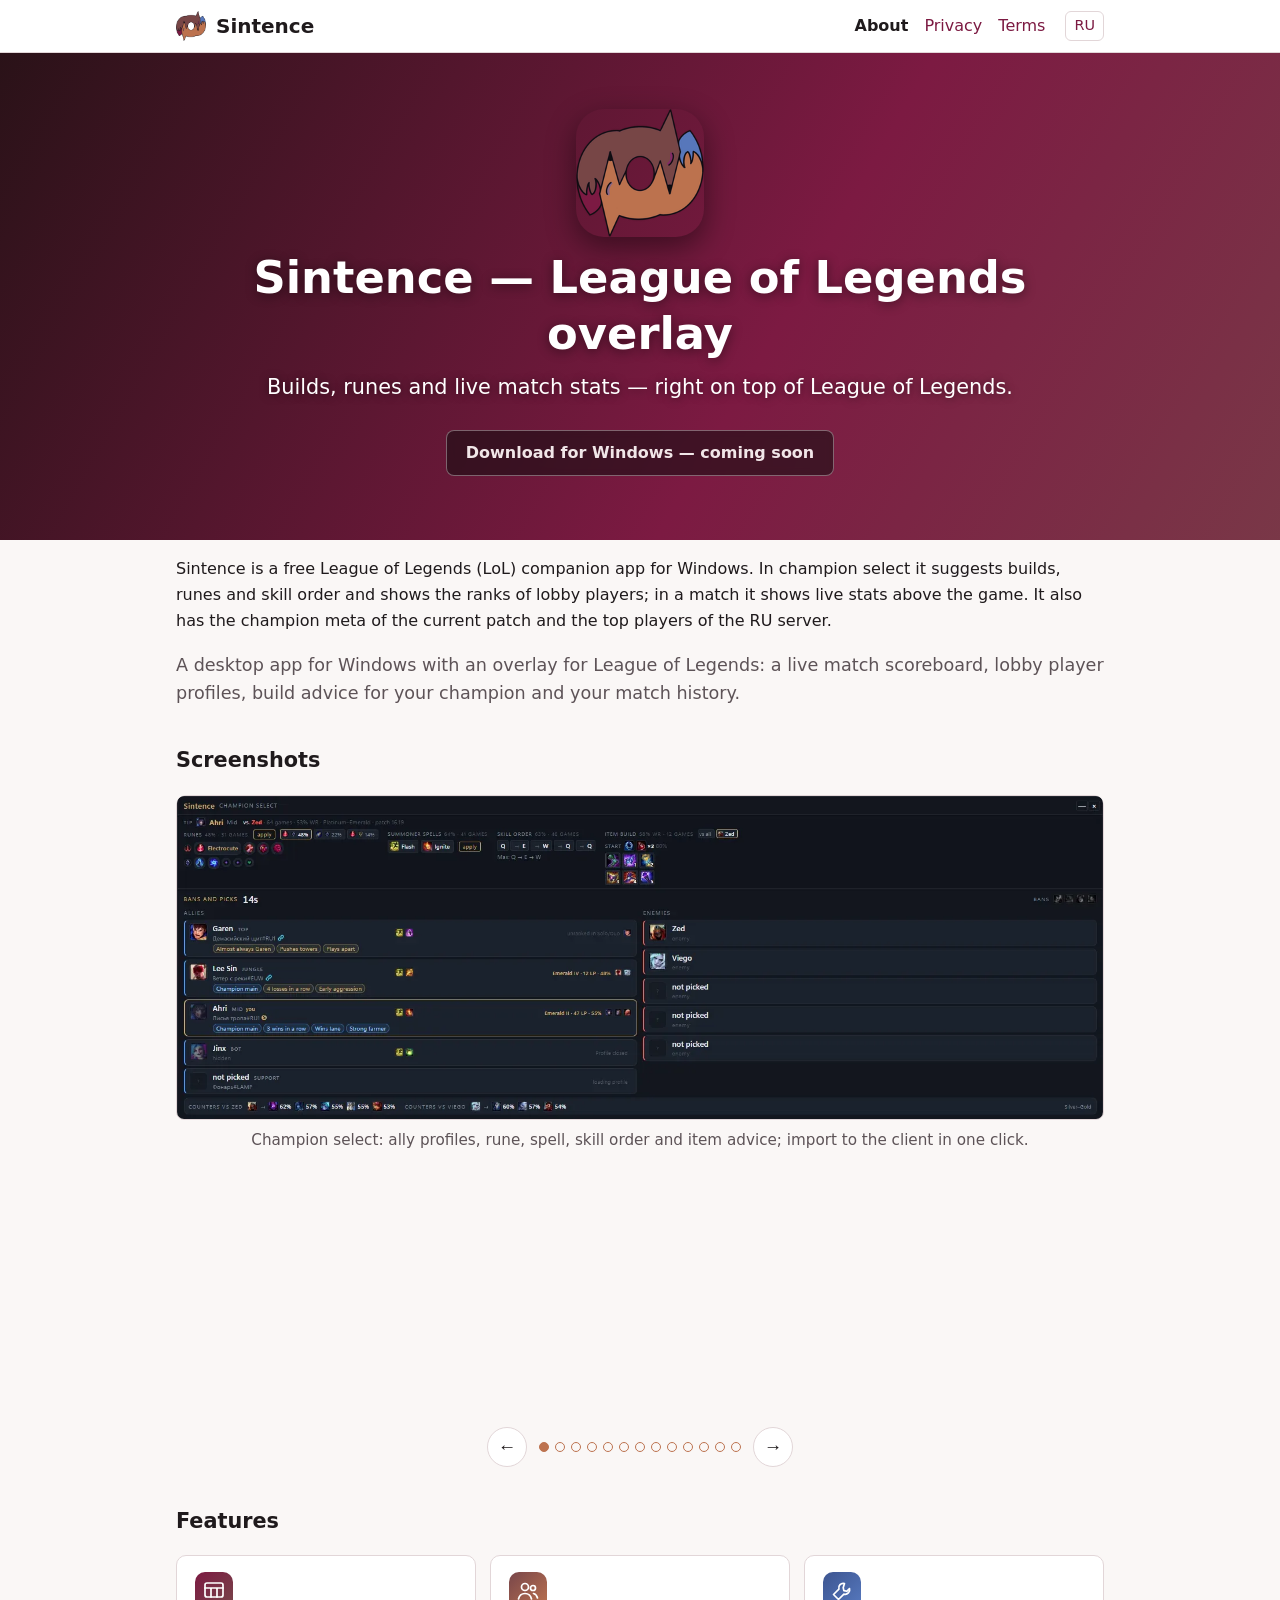
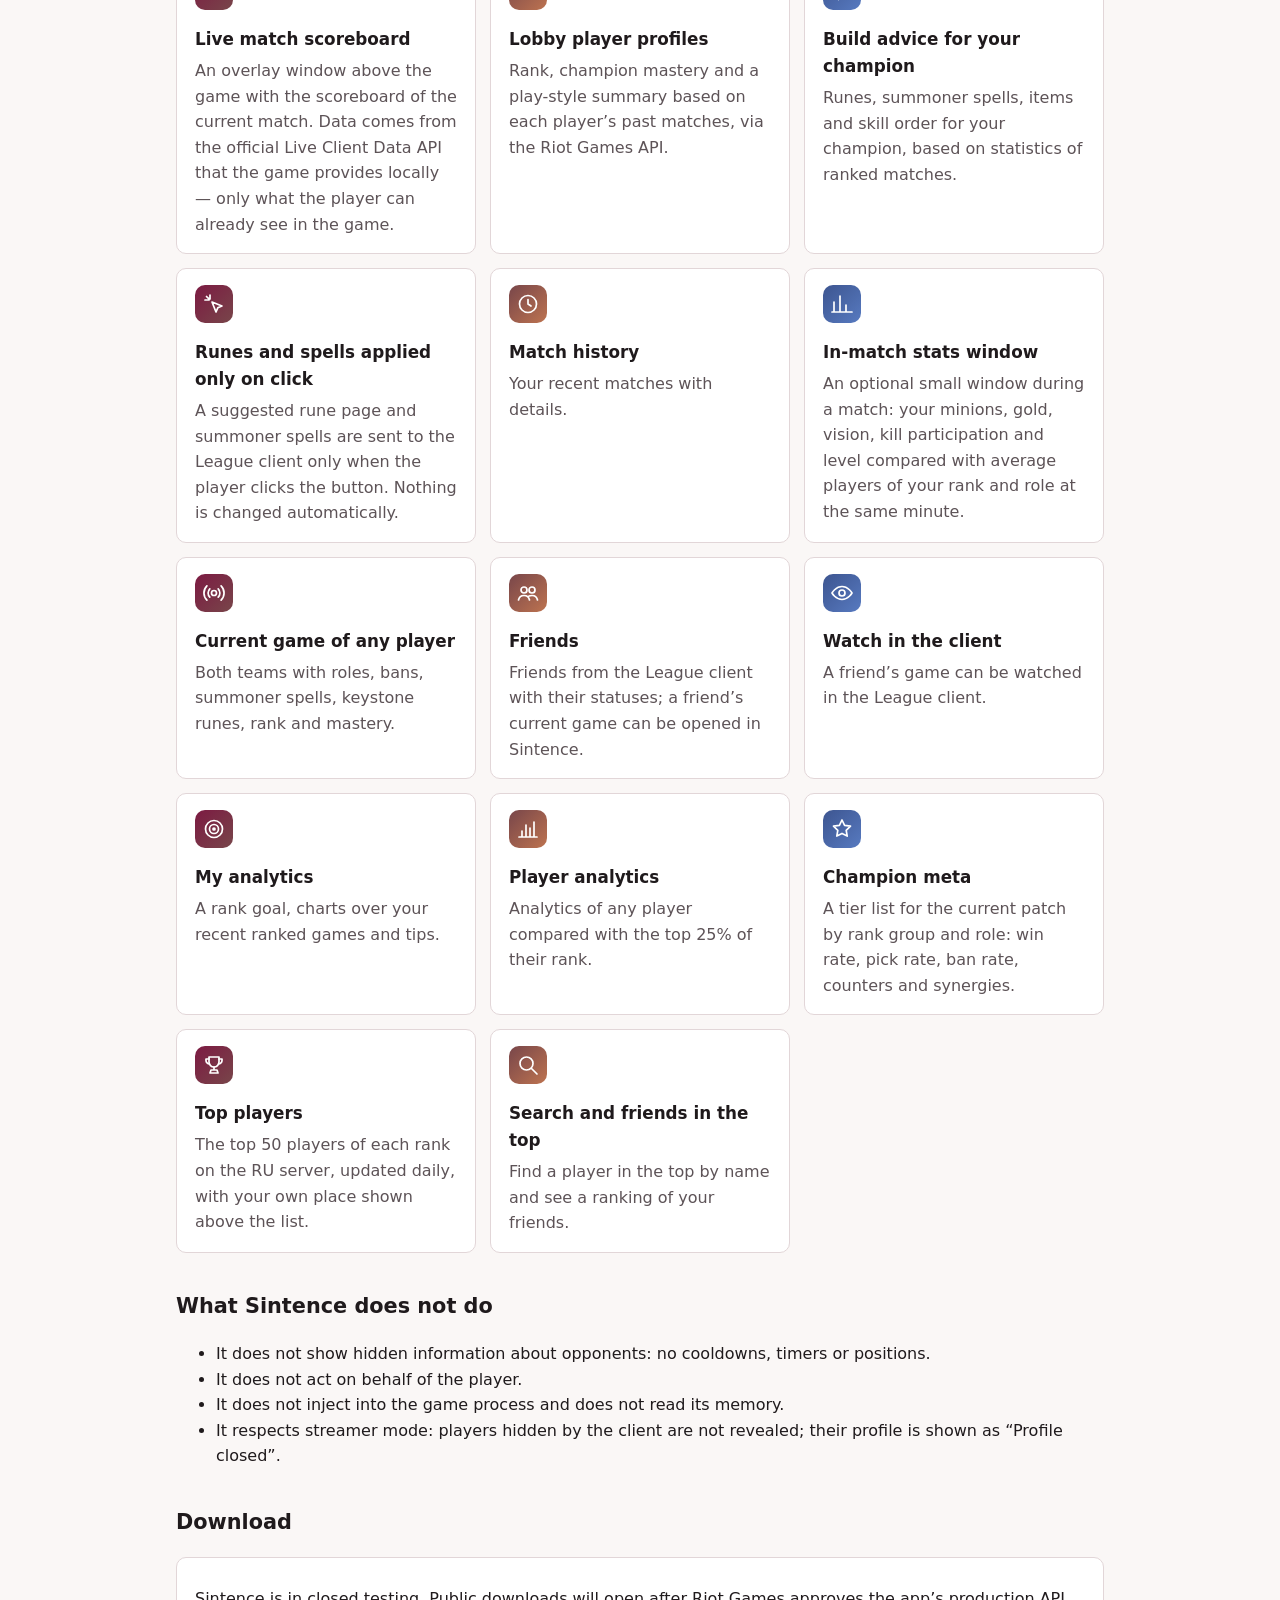
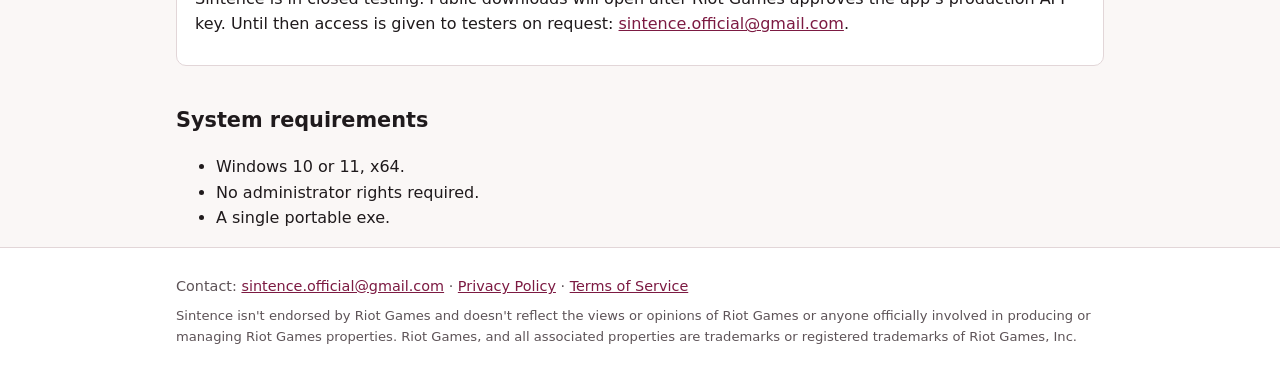
<file: index.html>
<!doctype html>
<html lang="en">
<head>
<meta charset="utf-8">
<meta name="viewport" content="width=device-width, initial-scale=1">
<meta name="color-scheme" content="dark light">
<title>Sintence — League of Legends overlay and companion app: builds, runes, live match stats</title>
<meta name="description" content="Sintence is a free League of Legends (LoL) overlay for Windows: builds and runes, lobby player ranks, live match stats, champion meta and RU top players.">
<link rel="stylesheet" href="assets/style.css">
<link rel="canonical" href="https://sintence.ru/">
<link rel="alternate" hreflang="en" href="https://sintence.ru/">
<link rel="alternate" hreflang="ru" href="https://sintence.ru/ru/">
<link rel="alternate" hreflang="x-default" href="https://sintence.ru/">
<link rel="icon" href="favicon.ico" sizes="32x32">
<link rel="icon" href="icon-192.png" type="image/png" sizes="192x192">
<link rel="apple-touch-icon" href="apple-touch-icon.png">
<meta name="theme-color" content="#0f1115">
<meta property="og:type" content="website">
<meta property="og:site_name" content="Sintence">
<meta property="og:title" content="Sintence — League of Legends overlay and companion app: builds, runes, live match stats">
<meta property="og:description" content="Sintence is a free League of Legends (LoL) overlay for Windows: builds and runes, lobby player ranks, live match stats, champion meta and RU top players.">
<meta property="og:url" content="https://sintence.ru/">
<meta property="og:image" content="https://sintence.ru/assets/shot-ingame-en.webp">
<meta property="og:image:width" content="1600">
<meta property="og:image:height" content="476">
<meta property="og:locale" content="en_US">
<meta property="og:locale:alternate" content="ru_RU">
<meta name="twitter:card" content="summary_large_image">
<script type="application/ld+json">
{
 "@context": "https://schema.org",
 "@type": "SoftwareApplication",
 "name": "Sintence",
 "applicationCategory": "GameApplication",
 "operatingSystem": "Windows",
 "url": "https://sintence.ru/",
 "description": "Sintence is a free League of Legends (LoL) overlay for Windows: builds and runes, lobby player ranks, live match stats, champion meta and RU top players.",
 "inLanguage": "en",
 "image": "https://sintence.ru/assets/shot-ingame-en.webp",
 "offers": {
  "@type": "Offer",
  "price": "0",
  "priceCurrency": "USD"
 }
}
</script>
<script src="assets/site.js" defer></script>
</head>
<body>
<header><div class="wrap">
<a class="brand" href="index.html"><img src="icon-192.png" alt="" width="30" height="30">Sintence</a>
<nav><a href="index.html" aria-current="page">About</a><a href="privacy.html">Privacy</a><a href="terms.html">Terms</a></nav>
<a class="lang" href="ru/index.html" hreflang="ru" lang="ru">RU</a>
</div></header>
<section class="hero"><div class="wrap">
<img class="hero-icon" src="icon-192.png" alt="" width="128" height="128">
<h1>Sintence — League of Legends overlay</h1>
<p class="slogan">Builds, runes and live match stats &mdash; right on top of League of Legends.</p>
<p><span class="btn" aria-disabled="true">Download for Windows &mdash; coming soon</span></p>
</div></section>
<main class="wrap">
<p>Sintence is a free League of Legends (LoL) companion app for Windows. In champion select it suggests builds, runes and skill order and shows the ranks of lobby players; in a match it shows live stats above the game. It also has the champion meta of the current patch and the top players of the RU server.</p>
<p class="lead">A desktop app for Windows with an overlay for League of Legends: a live match scoreboard, lobby player profiles, build advice for your champion and your match history.</p>
<h2>Screenshots</h2>
<section class="carousel reveal" aria-roledescription="carousel" aria-label="Sintence screenshots" data-prev="Previous screenshot" data-next="Next screenshot" data-dot="Screenshot">
<div class="track" tabindex="0">
<figure><a href="assets/shot-champselect-en.webp"><img src="assets/shot-champselect-en.webp" alt="Sintence in champion select" width="1600" height="559" loading="lazy"></a><figcaption>Champion select: ally profiles, rune, spell, skill order and item advice; import to the client in one click.</figcaption></figure>
<figure><a href="assets/shot-ingame-en.webp"><img src="assets/shot-ingame-en.webp" alt="Sintence overlay in a match" width="1600" height="476" loading="lazy"></a><figcaption>In a match: scoreboard above the game — ranks, mastery, play style and team objectives; skill and item advice against your lane opponent.</figcaption></figure>
<figure class="narrow"><a href="assets/shot-stats-en.webp"><img src="assets/shot-stats-en.webp" alt="In-match stats window" width="342" height="218" loading="lazy"></a><figcaption>Stats window: minions, gold, vision, kill participation and level versus average players of your rank at the same minute.</figcaption></figure>
<figure><a href="assets/shot-profile-en.webp"><img src="assets/shot-profile-en.webp" alt="Sintence profile window" width="1600" height="960" loading="lazy"></a><figcaption>Profile: rank, roles, champions and match history by queue.</figcaption></figure>
<figure><a href="assets/shot-livegame-en.webp"><img src="assets/shot-livegame-en.webp" alt="Current game of a player" width="1600" height="960" loading="lazy"></a><figcaption>Current game of any player: both teams with roles, bans, summoner spells, keystone runes, rank and mastery.</figcaption></figure>
<figure><a href="assets/shot-friends-en.webp"><img src="assets/shot-friends-en.webp" alt="Friends list" width="1600" height="960" loading="lazy"></a><figcaption>Friends from the League client with their statuses; a friend&rsquo;s game can be opened or watched in the client.</figcaption></figure>
<figure><a href="assets/shot-match-en.webp"><img src="assets/shot-match-en.webp" alt="Match breakdown" width="1600" height="960" loading="lazy"></a><figcaption>Match breakdown: both teams, damage, gold, items and the gold difference chart.</figcaption></figure>
<figure><a href="assets/shot-analytics-en.webp"><img src="assets/shot-analytics-en.webp" alt="My analytics" width="1600" height="960" loading="lazy"></a><figcaption>My analytics: a rank goal, charts over recent ranked games and tips.</figcaption></figure>
<figure><a href="assets/shot-player-analytics-en.webp"><img src="assets/shot-player-analytics-en.webp" alt="Player analytics" width="1600" height="960" loading="lazy"></a><figcaption>Analytics of any player compared with the top 25% of their rank.</figcaption></figure>
<figure><a href="assets/shot-meta-en.webp"><img src="assets/shot-meta-en.webp" alt="Champion meta" width="1600" height="960" loading="lazy"></a><figcaption>Meta: champion tier list for the current patch by rank group and role — win rate, pick rate, ban rate, counters and synergies.</figcaption></figure>
<figure><a href="assets/shot-ladder-en.webp"><img src="assets/shot-ladder-en.webp" alt="Top players" width="1600" height="960" loading="lazy"></a><figcaption>Top players of the RU server by rank: place, LP, level, top three champions and win rate. Your own row is pinned above the list.</figcaption></figure>
<figure><a href="assets/shot-ladder-search-en.webp"><img src="assets/shot-ladder-search-en.webp" alt="Top players: search and friends" width="1600" height="960" loading="lazy"></a><figcaption>Top players: search by name and a ranking of your friends.</figcaption></figure>
<figure><a href="assets/shot-settings-en.webp"><img src="assets/shot-settings-en.webp" alt="Sintence settings" width="1600" height="960" loading="lazy"></a><figcaption>Settings: language, overlay keys, stats window, Discord status, autostart and updates.</figcaption></figure>
</div>
</section>
<h2>Features</h2>
<div class="features reveal">
<div class="card feature"><svg class="ico" viewBox="0 0 24 24" aria-hidden="true" focusable="false"><rect x="3" y="4" width="18" height="14" rx="2"/><path d="M3 9h18M9 9v9M15 9v9"/></svg><h3>Live match scoreboard</h3><p>An overlay window above the game with the scoreboard of the current match. Data comes from the official Live Client Data API that the game provides locally &mdash; only what the player can already see in the game.</p></div>
<div class="card feature"><svg class="ico" viewBox="0 0 24 24" aria-hidden="true" focusable="false"><circle cx="9" cy="8" r="3.5"/><path d="M2.5 20c.8-3.6 3.4-5.5 6.5-5.5s5.7 1.9 6.5 5.5"/><circle cx="17" cy="9" r="2.5"/><path d="M17.5 14.5c2 .4 3.4 2 4 4.5"/></svg><h3>Lobby player profiles</h3><p>Rank, champion mastery and a play-style summary based on each player&rsquo;s past matches, via the Riot Games API.</p></div>
<div class="card feature"><svg class="ico" viewBox="0 0 24 24" aria-hidden="true" focusable="false"><path d="M14.5 4.5a4.5 4.5 0 0 0-5.6 5.6L3.5 15.5l5 5 5.4-5.4a4.5 4.5 0 0 0 5.6-5.6l-2.8 2.8-2.8-.7-.7-2.8z"/></svg><h3>Build advice for your champion</h3><p>Runes, summoner spells, items and skill order for your champion, based on statistics of ranked matches.</p></div>
<div class="card feature"><svg class="ico" viewBox="0 0 24 24" aria-hidden="true" focusable="false"><path d="M8 3v4M3 8h4M4.5 4.5l2.2 2.2"/><path d="M10 10l10 4-4.2 1.8L14 20z"/></svg><h3>Runes and spells applied only on click</h3><p>A suggested rune page and summoner spells are sent to the League client only when the player clicks the button. Nothing is changed automatically.</p></div>
<div class="card feature"><svg class="ico" viewBox="0 0 24 24" aria-hidden="true" focusable="false"><circle cx="12" cy="12" r="8.5"/><path d="M12 7.5V12l3 2"/></svg><h3>Match history</h3><p>Your recent matches with details.</p></div>
<div class="card feature"><svg class="ico" viewBox="0 0 24 24" aria-hidden="true" focusable="false"><path d="M4 20V10M10 20V4M16 20v-7M22 20H2"/></svg><h3>In-match stats window</h3><p>An optional small window during a match: your minions, gold, vision, kill participation and level compared with average players of your rank and role at the same minute.</p></div>
<div class="card feature"><svg class="ico" viewBox="0 0 24 24" aria-hidden="true" focusable="false"><circle cx="12" cy="12" r="2.5"/><path d="M7.8 7.8a6 6 0 0 0 0 8.4M16.2 7.8a6 6 0 0 1 0 8.4M4.9 4.9a10 10 0 0 0 0 14.2M19.1 4.9a10 10 0 0 1 0 14.2"/></svg><h3>Current game of any player</h3><p>Both teams with roles, bans, summoner spells, keystone runes, rank and mastery.</p></div>
<div class="card feature"><svg class="ico" viewBox="0 0 24 24" aria-hidden="true" focusable="false"><circle cx="8" cy="9" r="3"/><circle cx="16" cy="9" r="3"/><path d="M2.5 19c.6-3 2.8-4.5 5.5-4.5s4.9 1.5 5.5 4.5M13 15c.9-.4 1.9-.5 3-.5 2.7 0 4.9 1.5 5.5 4.5"/></svg><h3>Friends</h3><p>Friends from the League client with their statuses; a friend&rsquo;s current game can be opened in Sintence.</p></div>
<div class="card feature"><svg class="ico" viewBox="0 0 24 24" aria-hidden="true" focusable="false"><path d="M2 12s3.6-6.5 10-6.5S22 12 22 12s-3.6 6.5-10 6.5S2 12 2 12z"/><circle cx="12" cy="12" r="3"/></svg><h3>Watch in the client</h3><p>A friend&rsquo;s game can be watched in the League client.</p></div>
<div class="card feature"><svg class="ico" viewBox="0 0 24 24" aria-hidden="true" focusable="false"><circle cx="12" cy="12" r="8.5"/><circle cx="12" cy="12" r="4.5"/><circle cx="12" cy="12" r="1"/></svg><h3>My analytics</h3><p>A rank goal, charts over your recent ranked games and tips.</p></div>
<div class="card feature"><svg class="ico" viewBox="0 0 24 24" aria-hidden="true" focusable="false"><path d="M3 20h18M6 20v-6M10 20V8M14 20v-9M18 20V5"/></svg><h3>Player analytics</h3><p>Analytics of any player compared with the top 25% of their rank.</p></div>
<div class="card feature"><svg class="ico" viewBox="0 0 24 24" aria-hidden="true" focusable="false"><path d="M12 3l2.6 5.4 5.9.8-4.3 4.1 1 5.8L12 16.4 6.8 19.1l1-5.8L3.5 9.2l5.9-.8z"/></svg><h3>Champion meta</h3><p>A tier list for the current patch by rank group and role: win rate, pick rate, ban rate, counters and synergies.</p></div>
<div class="card feature"><svg class="ico" viewBox="0 0 24 24" aria-hidden="true" focusable="false"><path d="M7 4h10v5a5 5 0 0 1-10 0z"/><path d="M7 6H4v1.5A3.5 3.5 0 0 0 7.5 11M17 6h3v1.5a3.5 3.5 0 0 1-3.5 3.5M12 14v3M8 20h8l-1-3H9z"/></svg><h3>Top players</h3><p>The top 50 players of each rank on the RU server, updated daily, with your own place shown above the list.</p></div>
<div class="card feature"><svg class="ico" viewBox="0 0 24 24" aria-hidden="true" focusable="false"><circle cx="10.5" cy="10.5" r="6.5"/><path d="M15.5 15.5L21 21"/></svg><h3>Search and friends in the top</h3><p>Find a player in the top by name and see a ranking of your friends.</p></div>
</div>
<h2>What Sintence does not do</h2>
<ul>
<li>It does not show hidden information about opponents: no cooldowns, timers or positions.</li>
<li>It does not act on behalf of the player.</li>
<li>It does not inject into the game process and does not read its memory.</li>
<li>It respects streamer mode: players hidden by the client are not revealed; their profile is shown as &ldquo;Profile closed&rdquo;.</li>
</ul>
<h2 id="download">Download</h2>
<div class="card download reveal">
<p>Sintence is in closed testing. Public downloads will open after Riot Games approves the app&rsquo;s production API key. Until then access is given to testers on request: <a href="mailto:sintence.official@gmail.com">sintence.official@gmail.com</a>.</p></div>
<h2>System requirements</h2>
<ul>
<li>Windows 10 or 11, x64.</li>
<li>No administrator rights required.</li>
<li>A single portable exe.</li>
</ul>
</main>
<footer><div class="wrap">
<p>Contact: <a href="mailto:sintence.official@gmail.com">sintence.official@gmail.com</a> · <a href="privacy.html">Privacy Policy</a> · <a href="terms.html">Terms of Service</a></p>
<p class="legal" lang="en">Sintence isn't endorsed by Riot Games and doesn't reflect the views or opinions of Riot Games or anyone officially involved in producing or managing Riot Games properties. Riot Games, and all associated properties are trademarks or registered trademarks of Riot Games, Inc.</p>
</div></footer>
</body>
</html>
</file>
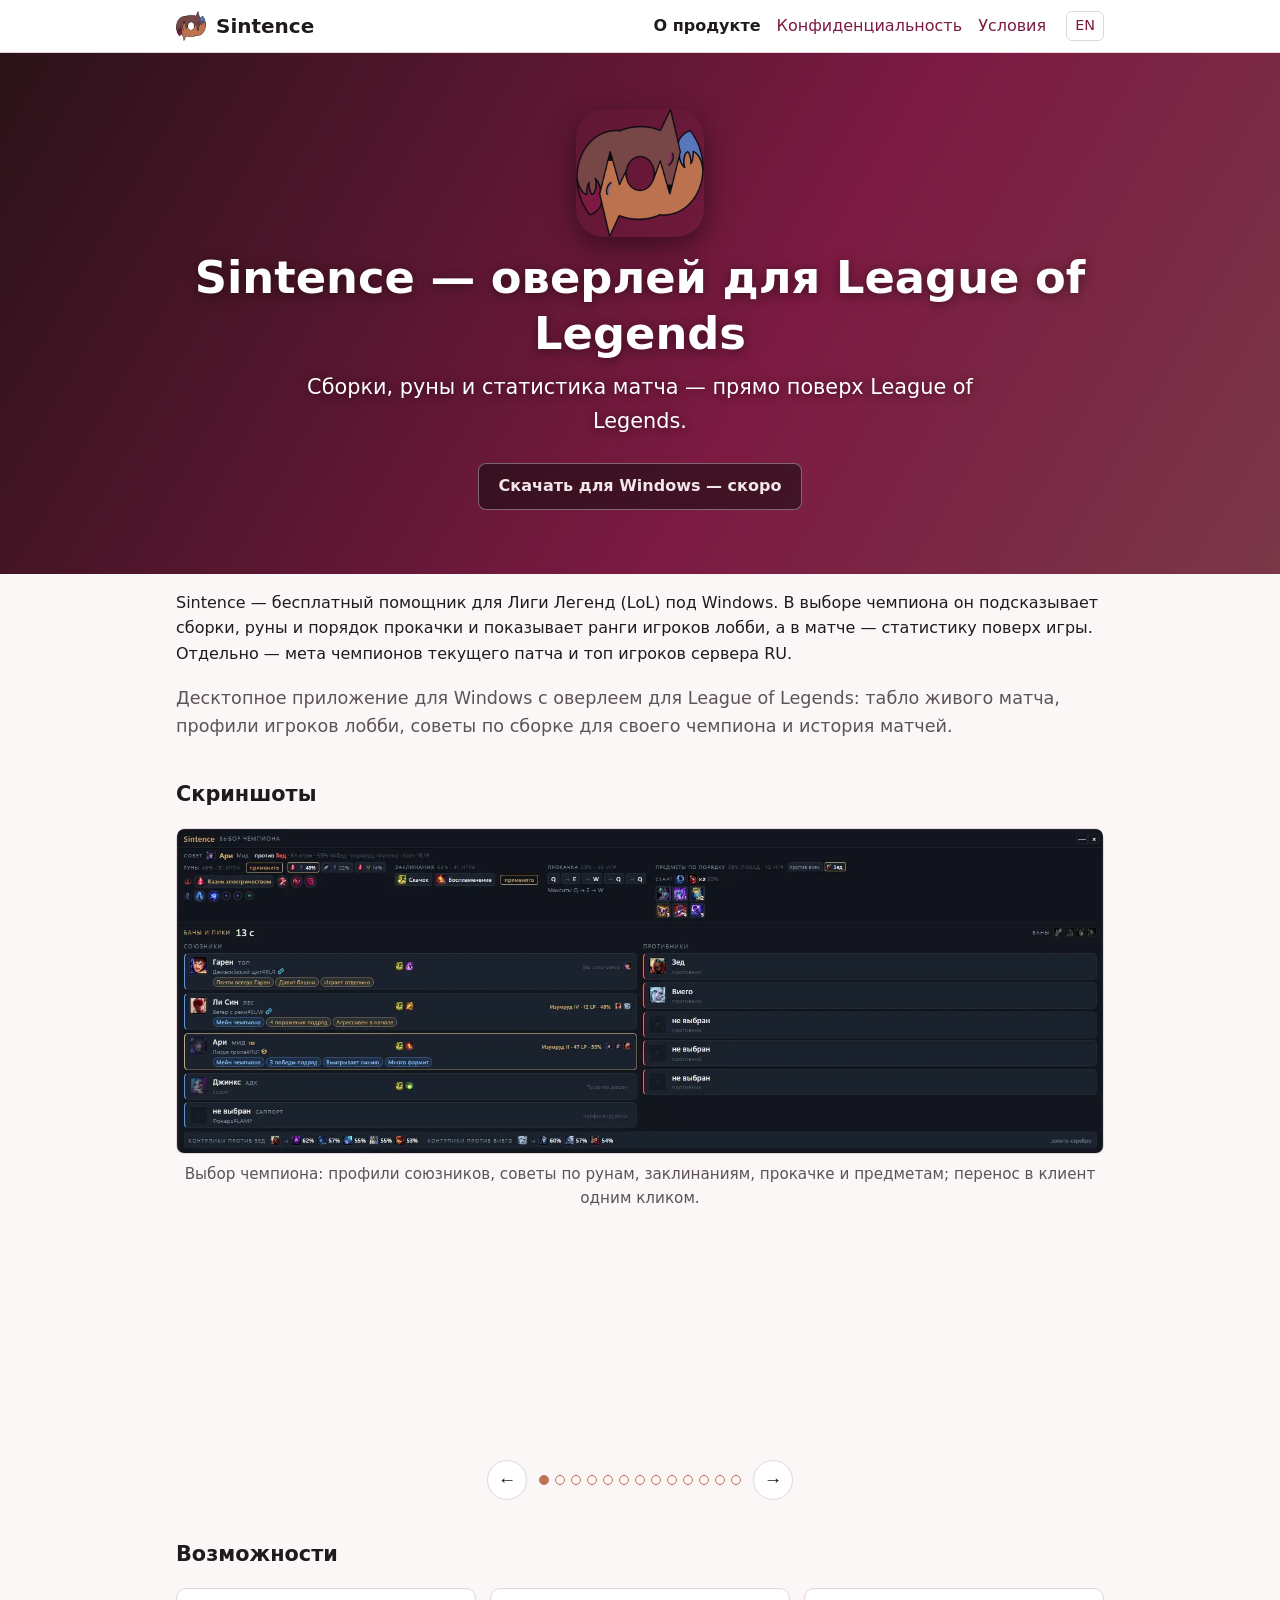
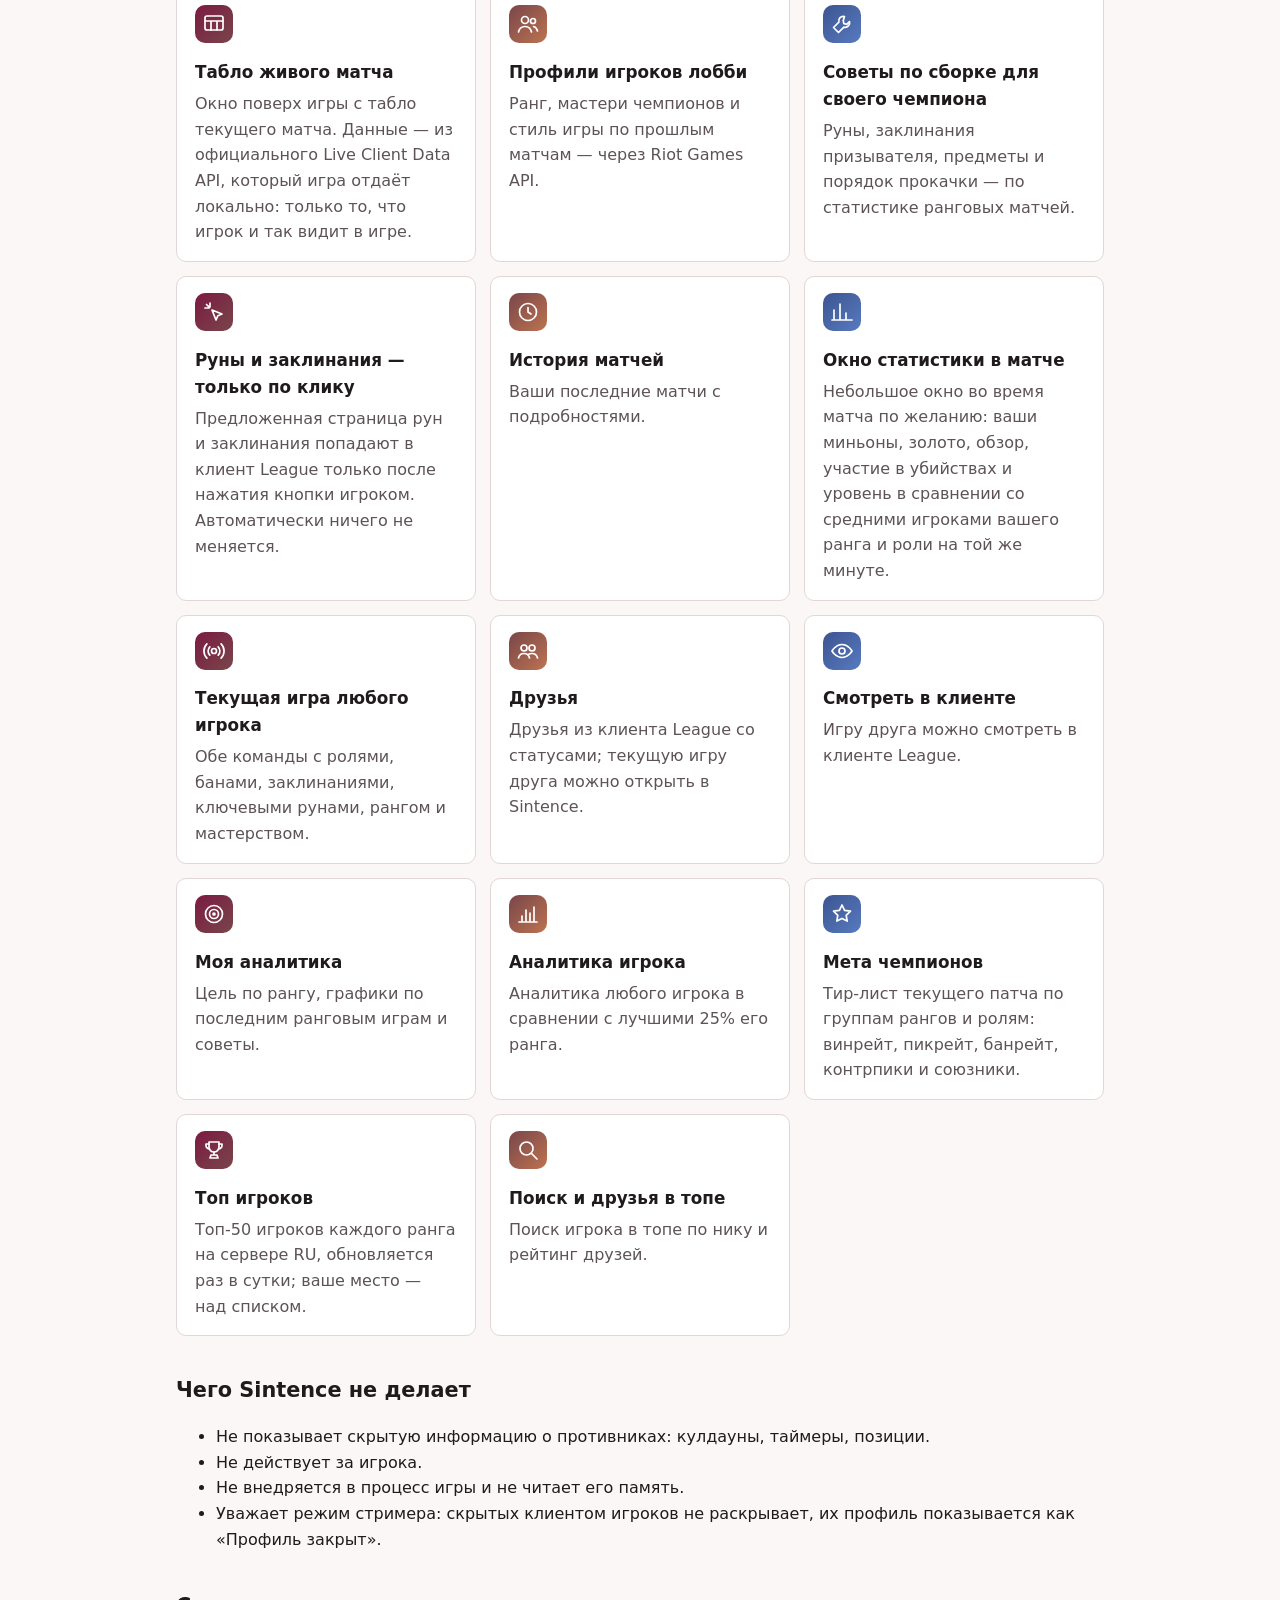
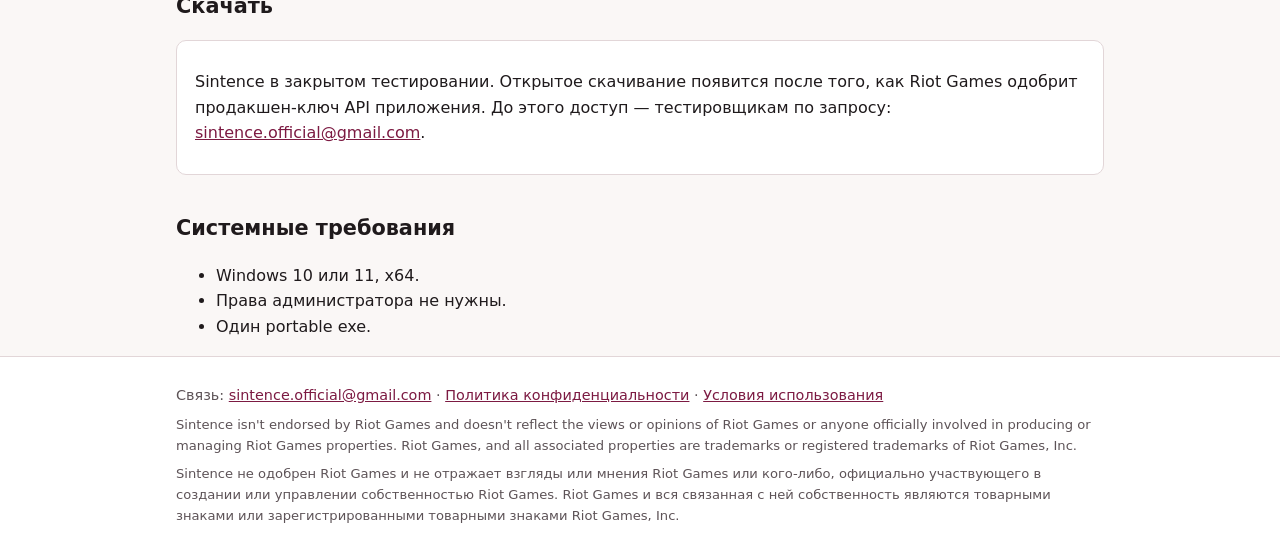
<file: ru/index.html>
<!doctype html>
<html lang="ru">
<head>
<meta charset="utf-8">
<meta name="viewport" content="width=device-width, initial-scale=1">
<meta name="color-scheme" content="dark light">
<title>Sintence — оверлей и помощник для League of Legends (Лига Легенд): сборки, руны, статистика матча</title>
<meta name="description" content="Sintence — бесплатный оверлей для Лиги Легенд (LoL) под Windows: сборки и руны, ранги игроков в лобби, статистика матча, мета чемпионов и топ игроков RU.">
<link rel="stylesheet" href="../assets/style.css">
<link rel="canonical" href="https://sintence.ru/ru/">
<link rel="alternate" hreflang="en" href="https://sintence.ru/">
<link rel="alternate" hreflang="ru" href="https://sintence.ru/ru/">
<link rel="alternate" hreflang="x-default" href="https://sintence.ru/">
<link rel="icon" href="../favicon.ico" sizes="32x32">
<link rel="icon" href="../icon-192.png" type="image/png" sizes="192x192">
<link rel="apple-touch-icon" href="../apple-touch-icon.png">
<meta name="theme-color" content="#0f1115">
<meta property="og:type" content="website">
<meta property="og:site_name" content="Sintence">
<meta property="og:title" content="Sintence — оверлей и помощник для League of Legends (Лига Легенд): сборки, руны, статистика матча">
<meta property="og:description" content="Sintence — бесплатный оверлей для Лиги Легенд (LoL) под Windows: сборки и руны, ранги игроков в лобби, статистика матча, мета чемпионов и топ игроков RU.">
<meta property="og:url" content="https://sintence.ru/ru/">
<meta property="og:image" content="https://sintence.ru/assets/shot-ingame-ru.webp">
<meta property="og:image:width" content="1600">
<meta property="og:image:height" content="476">
<meta property="og:locale" content="ru_RU">
<meta property="og:locale:alternate" content="en_US">
<meta name="twitter:card" content="summary_large_image">
<script type="application/ld+json">
{
 "@context": "https://schema.org",
 "@type": "SoftwareApplication",
 "name": "Sintence",
 "applicationCategory": "GameApplication",
 "operatingSystem": "Windows",
 "url": "https://sintence.ru/ru/",
 "description": "Sintence — бесплатный оверлей для Лиги Легенд (LoL) под Windows: сборки и руны, ранги игроков в лобби, статистика матча, мета чемпионов и топ игроков RU.",
 "inLanguage": "ru",
 "image": "https://sintence.ru/assets/shot-ingame-ru.webp",
 "offers": {
  "@type": "Offer",
  "price": "0",
  "priceCurrency": "RUB"
 }
}
</script>
<script src="../assets/site.js" defer></script>
</head>
<body>
<header><div class="wrap">
<a class="brand" href="index.html"><img src="../icon-192.png" alt="" width="30" height="30">Sintence</a>
<nav><a href="index.html" aria-current="page">О продукте</a><a href="privacy.html">Конфиденциальность</a><a href="terms.html">Условия</a></nav>
<a class="lang" href="../index.html" hreflang="en" lang="en">EN</a>
</div></header>
<section class="hero"><div class="wrap">
<img class="hero-icon" src="../icon-192.png" alt="" width="128" height="128">
<h1>Sintence — оверлей для League of Legends</h1>
<p class="slogan">Сборки, руны и статистика матча — прямо поверх League of Legends.</p>
<p><span class="btn" aria-disabled="true">Скачать для Windows — скоро</span></p>
</div></section>
<main class="wrap">
<p>Sintence — бесплатный помощник для Лиги Легенд (LoL) под Windows. В выборе чемпиона он подсказывает сборки, руны и порядок прокачки и показывает ранги игроков лобби, а в матче — статистику поверх игры. Отдельно — мета чемпионов текущего патча и топ игроков сервера RU.</p>
<p class="lead">Десктопное приложение для Windows с оверлеем для League of Legends: табло живого матча, профили игроков лобби, советы по сборке для своего чемпиона и история матчей.</p>
<h2>Скриншоты</h2>
<section class="carousel reveal" aria-roledescription="carousel" aria-label="Скриншоты Sintence" data-prev="Предыдущий скриншот" data-next="Следующий скриншот" data-dot="Скриншот">
<div class="track" tabindex="0">
<figure><a href="../assets/shot-champselect-ru.webp"><img src="../assets/shot-champselect-ru.webp" alt="Sintence в выборе чемпиона" width="1600" height="559" loading="lazy"></a><figcaption>Выбор чемпиона: профили союзников, советы по рунам, заклинаниям, прокачке и предметам; перенос в клиент одним кликом.</figcaption></figure>
<figure><a href="../assets/shot-ingame-ru.webp"><img src="../assets/shot-ingame-ru.webp" alt="Оверлей Sintence в матче" width="1600" height="476" loading="lazy"></a><figcaption>В матче: табло поверх игры — ранги, мастери, стиль игры и объекты команд; совет по прокачке и предметам против своего соперника.</figcaption></figure>
<figure class="narrow"><a href="../assets/shot-stats-ru.webp"><img src="../assets/shot-stats-ru.webp" alt="Окно статистики в матче" width="382" height="218" loading="lazy"></a><figcaption>Окно статистики: миньоны, золото, обзор, участие в убийствах и уровень против средних игроков вашего ранга на той же минуте.</figcaption></figure>
<figure><a href="../assets/shot-profile-ru.webp"><img src="../assets/shot-profile-ru.webp" alt="Окно профиля Sintence" width="1600" height="960" loading="lazy"></a><figcaption>Профиль: ранг, роли, чемпионы и история матчей по очередям.</figcaption></figure>
<figure><a href="../assets/shot-livegame-ru.webp"><img src="../assets/shot-livegame-ru.webp" alt="Текущая игра игрока" width="1600" height="960" loading="lazy"></a><figcaption>Текущая игра любого игрока: обе команды с ролями, банами, заклинаниями, ключевыми рунами, рангом и мастерством.</figcaption></figure>
<figure><a href="../assets/shot-friends-ru.webp"><img src="../assets/shot-friends-ru.webp" alt="Список друзей" width="1600" height="960" loading="lazy"></a><figcaption>Друзья из клиента League со статусами; игру друга можно открыть или смотреть в клиенте.</figcaption></figure>
<figure><a href="../assets/shot-match-ru.webp"><img src="../assets/shot-match-ru.webp" alt="Разбор матча" width="1600" height="960" loading="lazy"></a><figcaption>Разбор матча: обе команды, урон, золото, предметы и график разницы золота.</figcaption></figure>
<figure><a href="../assets/shot-analytics-ru.webp"><img src="../assets/shot-analytics-ru.webp" alt="Моя аналитика" width="1600" height="960" loading="lazy"></a><figcaption>Моя аналитика: цель по рангу, графики по последним ранговым играм и советы.</figcaption></figure>
<figure><a href="../assets/shot-player-analytics-ru.webp"><img src="../assets/shot-player-analytics-ru.webp" alt="Аналитика игрока" width="1600" height="960" loading="lazy"></a><figcaption>Аналитика любого игрока в сравнении с лучшими 25% его ранга.</figcaption></figure>
<figure><a href="../assets/shot-meta-ru.webp"><img src="../assets/shot-meta-ru.webp" alt="Мета чемпионов" width="1600" height="960" loading="lazy"></a><figcaption>Мета: тир-лист чемпионов текущего патча по группам рангов и ролям — винрейт, пикрейт, банрейт, контрпики и союзники.</figcaption></figure>
<figure><a href="../assets/shot-ladder-ru.webp"><img src="../assets/shot-ladder-ru.webp" alt="Топ игроков" width="1600" height="960" loading="lazy"></a><figcaption>Топ игроков сервера RU по рангам: место, LP, уровень, три главных чемпиона и винрейт. Ваша строка — над списком.</figcaption></figure>
<figure><a href="../assets/shot-ladder-search-ru.webp"><img src="../assets/shot-ladder-search-ru.webp" alt="Топ игроков: поиск и друзья" width="1600" height="960" loading="lazy"></a><figcaption>Топ игроков: поиск по нику и рейтинг друзей.</figcaption></figure>
<figure><a href="../assets/shot-settings-ru.webp"><img src="../assets/shot-settings-ru.webp" alt="Настройки Sintence" width="1600" height="960" loading="lazy"></a><figcaption>Настройки: язык, клавиши оверлея, окно статистики, статус в Discord, автозапуск и обновления.</figcaption></figure>
</div>
</section>
<h2>Возможности</h2>
<div class="features reveal">
<div class="card feature"><svg class="ico" viewBox="0 0 24 24" aria-hidden="true" focusable="false"><rect x="3" y="4" width="18" height="14" rx="2"/><path d="M3 9h18M9 9v9M15 9v9"/></svg><h3>Табло живого матча</h3><p>Окно поверх игры с табло текущего матча. Данные — из официального Live Client Data API, который игра отдаёт локально: только то, что игрок и так видит в игре.</p></div>
<div class="card feature"><svg class="ico" viewBox="0 0 24 24" aria-hidden="true" focusable="false"><circle cx="9" cy="8" r="3.5"/><path d="M2.5 20c.8-3.6 3.4-5.5 6.5-5.5s5.7 1.9 6.5 5.5"/><circle cx="17" cy="9" r="2.5"/><path d="M17.5 14.5c2 .4 3.4 2 4 4.5"/></svg><h3>Профили игроков лобби</h3><p>Ранг, мастери чемпионов и стиль игры по прошлым матчам — через Riot Games API.</p></div>
<div class="card feature"><svg class="ico" viewBox="0 0 24 24" aria-hidden="true" focusable="false"><path d="M14.5 4.5a4.5 4.5 0 0 0-5.6 5.6L3.5 15.5l5 5 5.4-5.4a4.5 4.5 0 0 0 5.6-5.6l-2.8 2.8-2.8-.7-.7-2.8z"/></svg><h3>Советы по сборке для своего чемпиона</h3><p>Руны, заклинания призывателя, предметы и порядок прокачки — по статистике ранговых матчей.</p></div>
<div class="card feature"><svg class="ico" viewBox="0 0 24 24" aria-hidden="true" focusable="false"><path d="M8 3v4M3 8h4M4.5 4.5l2.2 2.2"/><path d="M10 10l10 4-4.2 1.8L14 20z"/></svg><h3>Руны и заклинания — только по клику</h3><p>Предложенная страница рун и заклинания попадают в клиент League только после нажатия кнопки игроком. Автоматически ничего не меняется.</p></div>
<div class="card feature"><svg class="ico" viewBox="0 0 24 24" aria-hidden="true" focusable="false"><circle cx="12" cy="12" r="8.5"/><path d="M12 7.5V12l3 2"/></svg><h3>История матчей</h3><p>Ваши последние матчи с подробностями.</p></div>
<div class="card feature"><svg class="ico" viewBox="0 0 24 24" aria-hidden="true" focusable="false"><path d="M4 20V10M10 20V4M16 20v-7M22 20H2"/></svg><h3>Окно статистики в матче</h3><p>Небольшое окно во время матча по желанию: ваши миньоны, золото, обзор, участие в убийствах и уровень в сравнении со средними игроками вашего ранга и роли на той же минуте.</p></div>
<div class="card feature"><svg class="ico" viewBox="0 0 24 24" aria-hidden="true" focusable="false"><circle cx="12" cy="12" r="2.5"/><path d="M7.8 7.8a6 6 0 0 0 0 8.4M16.2 7.8a6 6 0 0 1 0 8.4M4.9 4.9a10 10 0 0 0 0 14.2M19.1 4.9a10 10 0 0 1 0 14.2"/></svg><h3>Текущая игра любого игрока</h3><p>Обе команды с ролями, банами, заклинаниями, ключевыми рунами, рангом и мастерством.</p></div>
<div class="card feature"><svg class="ico" viewBox="0 0 24 24" aria-hidden="true" focusable="false"><circle cx="8" cy="9" r="3"/><circle cx="16" cy="9" r="3"/><path d="M2.5 19c.6-3 2.8-4.5 5.5-4.5s4.9 1.5 5.5 4.5M13 15c.9-.4 1.9-.5 3-.5 2.7 0 4.9 1.5 5.5 4.5"/></svg><h3>Друзья</h3><p>Друзья из клиента League со статусами; текущую игру друга можно открыть в Sintence.</p></div>
<div class="card feature"><svg class="ico" viewBox="0 0 24 24" aria-hidden="true" focusable="false"><path d="M2 12s3.6-6.5 10-6.5S22 12 22 12s-3.6 6.5-10 6.5S2 12 2 12z"/><circle cx="12" cy="12" r="3"/></svg><h3>Смотреть в клиенте</h3><p>Игру друга можно смотреть в клиенте League.</p></div>
<div class="card feature"><svg class="ico" viewBox="0 0 24 24" aria-hidden="true" focusable="false"><circle cx="12" cy="12" r="8.5"/><circle cx="12" cy="12" r="4.5"/><circle cx="12" cy="12" r="1"/></svg><h3>Моя аналитика</h3><p>Цель по рангу, графики по последним ранговым играм и советы.</p></div>
<div class="card feature"><svg class="ico" viewBox="0 0 24 24" aria-hidden="true" focusable="false"><path d="M3 20h18M6 20v-6M10 20V8M14 20v-9M18 20V5"/></svg><h3>Аналитика игрока</h3><p>Аналитика любого игрока в сравнении с лучшими 25% его ранга.</p></div>
<div class="card feature"><svg class="ico" viewBox="0 0 24 24" aria-hidden="true" focusable="false"><path d="M12 3l2.6 5.4 5.9.8-4.3 4.1 1 5.8L12 16.4 6.8 19.1l1-5.8L3.5 9.2l5.9-.8z"/></svg><h3>Мета чемпионов</h3><p>Тир-лист текущего патча по группам рангов и ролям: винрейт, пикрейт, банрейт, контрпики и союзники.</p></div>
<div class="card feature"><svg class="ico" viewBox="0 0 24 24" aria-hidden="true" focusable="false"><path d="M7 4h10v5a5 5 0 0 1-10 0z"/><path d="M7 6H4v1.5A3.5 3.5 0 0 0 7.5 11M17 6h3v1.5a3.5 3.5 0 0 1-3.5 3.5M12 14v3M8 20h8l-1-3H9z"/></svg><h3>Топ игроков</h3><p>Топ-50 игроков каждого ранга на сервере RU, обновляется раз в сутки; ваше место — над списком.</p></div>
<div class="card feature"><svg class="ico" viewBox="0 0 24 24" aria-hidden="true" focusable="false"><circle cx="10.5" cy="10.5" r="6.5"/><path d="M15.5 15.5L21 21"/></svg><h3>Поиск и друзья в топе</h3><p>Поиск игрока в топе по нику и рейтинг друзей.</p></div>
</div>
<h2>Чего Sintence не делает</h2>
<ul>
<li>Не показывает скрытую информацию о противниках: кулдауны, таймеры, позиции.</li>
<li>Не действует за игрока.</li>
<li>Не внедряется в процесс игры и не читает его память.</li>
<li>Уважает режим стримера: скрытых клиентом игроков не раскрывает, их профиль показывается как «Профиль закрыт».</li>
</ul>
<h2 id="download">Скачать</h2>
<div class="card download reveal">
<p>Sintence в закрытом тестировании. Открытое скачивание появится после того, как Riot Games одобрит продакшен-ключ API приложения. До этого доступ — тестировщикам по запросу: <a href="mailto:sintence.official@gmail.com">sintence.official@gmail.com</a>.</p></div>
<h2>Системные требования</h2>
<ul>
<li>Windows 10 или 11, x64.</li>
<li>Права администратора не нужны.</li>
<li>Один portable exe.</li>
</ul>
</main>
<footer><div class="wrap">
<p>Связь: <a href="mailto:sintence.official@gmail.com">sintence.official@gmail.com</a> · <a href="privacy.html">Политика конфиденциальности</a> · <a href="terms.html">Условия использования</a></p>
<p class="legal" lang="en">Sintence isn't endorsed by Riot Games and doesn't reflect the views or opinions of Riot Games or anyone officially involved in producing or managing Riot Games properties. Riot Games, and all associated properties are trademarks or registered trademarks of Riot Games, Inc.</p>
<p class="legal">Sintence не одобрен Riot Games и не отражает взгляды или мнения Riot Games или кого-либо, официально участвующего в создании или управлении собственностью Riot Games. Riot Games и вся связанная с ней собственность являются товарными знаками или зарегистрированными товарными знаками Riot Games, Inc.</p>
</div></footer>
</body>
</html>
</file>
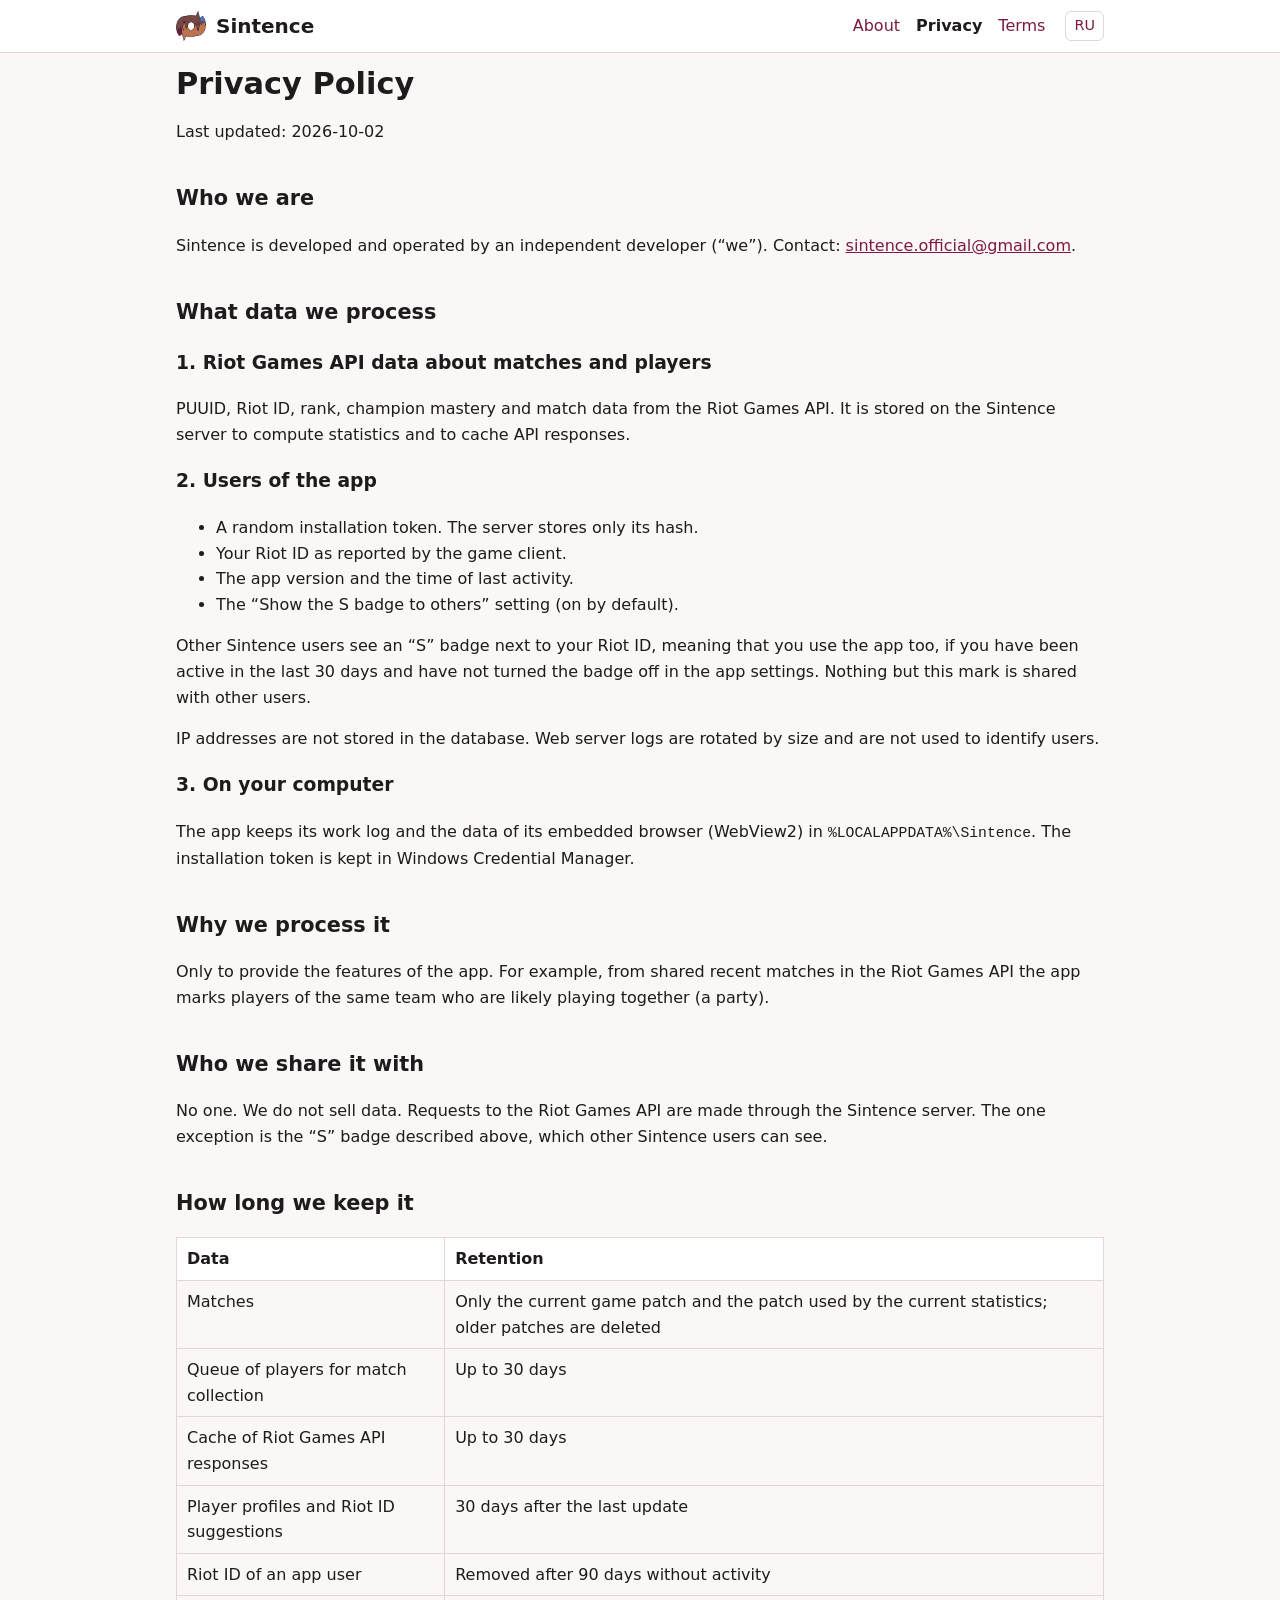
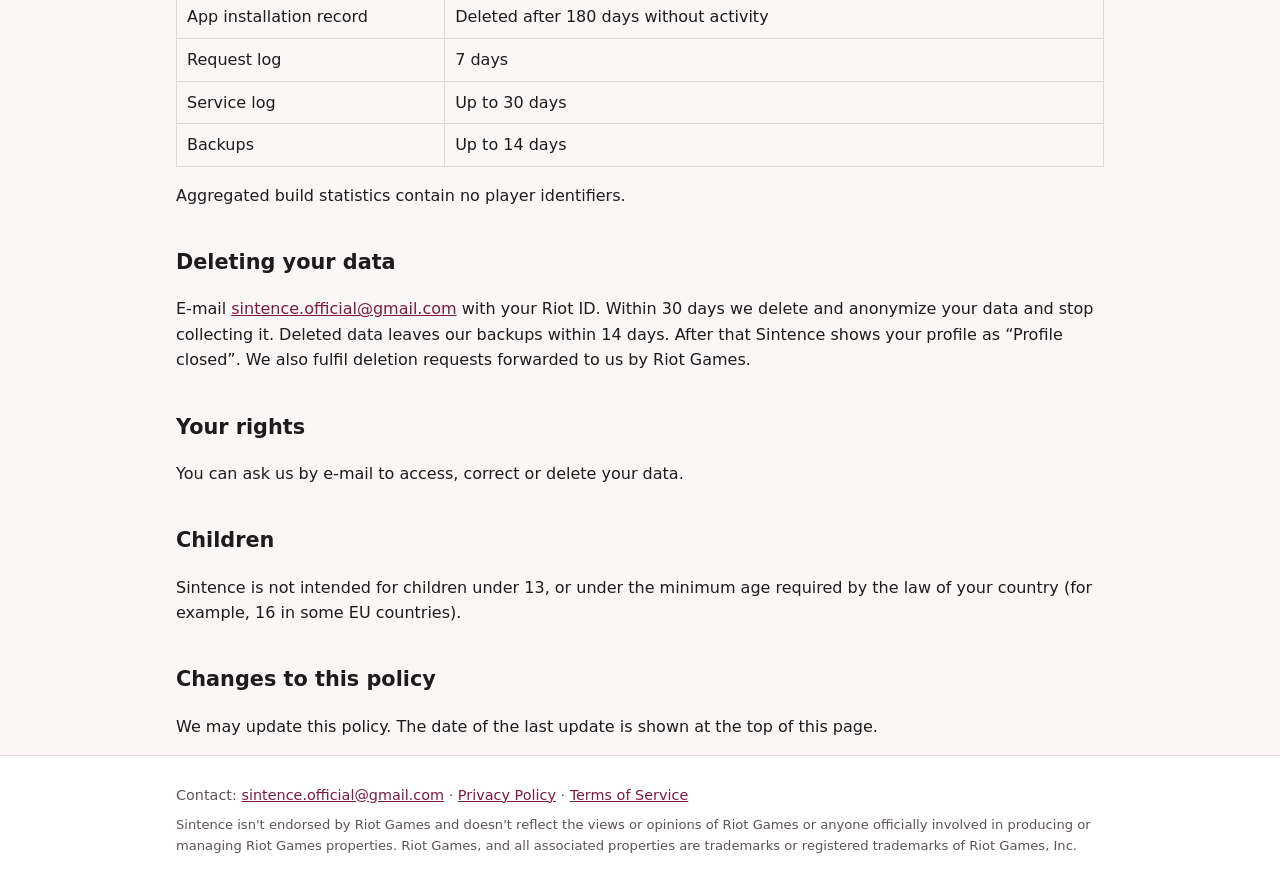
<file: privacy.html>
<!doctype html>
<html lang="en">
<head>
<meta charset="utf-8">
<meta name="viewport" content="width=device-width, initial-scale=1">
<meta name="color-scheme" content="dark light">
<title>Privacy Policy — Sintence</title>
<meta name="description" content="Sintence Privacy Policy: what data the League of Legends overlay app processes, why, where it is stored and how to delete it.">
<link rel="stylesheet" href="assets/style.css">
<link rel="canonical" href="https://sintence.ru/privacy.html">
<link rel="alternate" hreflang="en" href="https://sintence.ru/privacy.html">
<link rel="alternate" hreflang="ru" href="https://sintence.ru/ru/privacy.html">
<link rel="alternate" hreflang="x-default" href="https://sintence.ru/privacy.html">
<link rel="icon" href="favicon.ico" sizes="32x32">
<link rel="icon" href="icon-192.png" type="image/png" sizes="192x192">
<link rel="apple-touch-icon" href="apple-touch-icon.png">
<meta name="theme-color" content="#0f1115">
<meta property="og:type" content="website">
<meta property="og:site_name" content="Sintence">
<meta property="og:title" content="Privacy Policy — Sintence">
<meta property="og:description" content="Sintence Privacy Policy: what data the League of Legends overlay app processes, why, where it is stored and how to delete it.">
<meta property="og:url" content="https://sintence.ru/privacy.html">
<meta property="og:image" content="https://sintence.ru/assets/shot-ingame-en.webp">
<meta property="og:image:width" content="1600">
<meta property="og:image:height" content="476">
<meta property="og:locale" content="en_US">
<meta property="og:locale:alternate" content="ru_RU">
<meta name="twitter:card" content="summary_large_image">
</head>
<body>
<header><div class="wrap">
<a class="brand" href="index.html"><img src="icon-192.png" alt="" width="30" height="30">Sintence</a>
<nav><a href="index.html">About</a><a href="privacy.html" aria-current="page">Privacy</a><a href="terms.html">Terms</a></nav>
<a class="lang" href="ru/privacy.html" hreflang="ru" lang="ru">RU</a>
</div></header>
<main class="wrap">
<h1>Privacy Policy</h1>
<p>Last updated: 2026-10-02</p>
<h2>Who we are</h2>
<p>Sintence is developed and operated by an independent developer (&ldquo;we&rdquo;). Contact: <a href="mailto:sintence.official@gmail.com">sintence.official@gmail.com</a>.</p>
<h2>What data we process</h2>
<h3>1. Riot Games API data about matches and players</h3>
<p>PUUID, Riot ID, rank, champion mastery and match data from the Riot Games API. It is stored on the Sintence server to compute statistics and to cache API responses.</p>
<h3>2. Users of the app</h3>
<ul>
<li>A random installation token. The server stores only its hash.</li>
<li>Your Riot ID as reported by the game client.</li>
<li>The app version and the time of last activity.</li>
<li>The &ldquo;Show the S badge to others&rdquo; setting (on by default).</li>
</ul>
<p>Other Sintence users see an &ldquo;S&rdquo; badge next to your Riot ID, meaning that you use the app too, if you have been active in the last 30 days and have not turned the badge off in the app settings. Nothing but this mark is shared with other users.</p>
<p>IP addresses are not stored in the database. Web server logs are rotated by size and are not used to identify users.</p>
<h3>3. On your computer</h3>
<p>The app keeps its work log and the data of its embedded browser (WebView2) in <code>%LOCALAPPDATA%\Sintence</code>. The installation token is kept in Windows Credential Manager.</p>
<h2>Why we process it</h2>
<p>Only to provide the features of the app. For example, from shared recent matches in the Riot Games API the app marks players of the same team who are likely playing together (a party).</p>
<h2>Who we share it with</h2>
<p>No one. We do not sell data. Requests to the Riot Games API are made through the Sintence server. The one exception is the &ldquo;S&rdquo; badge described above, which other Sintence users can see.</p>
<h2>How long we keep it</h2>
<div class="table-wrap"><table>
<tr><th>Data</th><th>Retention</th></tr>
<tr><td>Matches</td><td>Only the current game patch and the patch used by the current statistics; older patches are deleted</td></tr>
<tr><td>Queue of players for match collection</td><td>Up to 30 days</td></tr>
<tr><td>Cache of Riot Games API responses</td><td>Up to 30 days</td></tr>
<tr><td>Player profiles and Riot ID suggestions</td><td>30 days after the last update</td></tr>
<tr><td>Riot ID of an app user</td><td>Removed after 90 days without activity</td></tr>
<tr><td>App installation record</td><td>Deleted after 180 days without activity</td></tr>
<tr><td>Request log</td><td>7 days</td></tr>
<tr><td>Service log</td><td>Up to 30 days</td></tr>
<tr><td>Backups</td><td>Up to 14 days</td></tr>
</table></div>
<p>Aggregated build statistics contain no player identifiers.</p>
<h2>Deleting your data</h2>
<p>E-mail <a href="mailto:sintence.official@gmail.com">sintence.official@gmail.com</a> with your Riot ID. Within 30 days we delete and anonymize your data and stop collecting it. Deleted data leaves our backups within 14 days. After that Sintence shows your profile as &ldquo;Profile closed&rdquo;. We also fulfil deletion requests forwarded to us by Riot Games.</p>
<h2>Your rights</h2>
<p>You can ask us by e-mail to access, correct or delete your data.</p>
<h2>Children</h2>
<p>Sintence is not intended for children under 13, or under the minimum age required by the law of your country (for example, 16 in some EU countries).</p>
<h2>Changes to this policy</h2>
<p>We may update this policy. The date of the last update is shown at the top of this page.</p>
</main>
<footer><div class="wrap">
<p>Contact: <a href="mailto:sintence.official@gmail.com">sintence.official@gmail.com</a> · <a href="privacy.html">Privacy Policy</a> · <a href="terms.html">Terms of Service</a></p>
<p class="legal" lang="en">Sintence isn't endorsed by Riot Games and doesn't reflect the views or opinions of Riot Games or anyone officially involved in producing or managing Riot Games properties. Riot Games, and all associated properties are trademarks or registered trademarks of Riot Games, Inc.</p>
</div></footer>
</body>
</html>
</file>
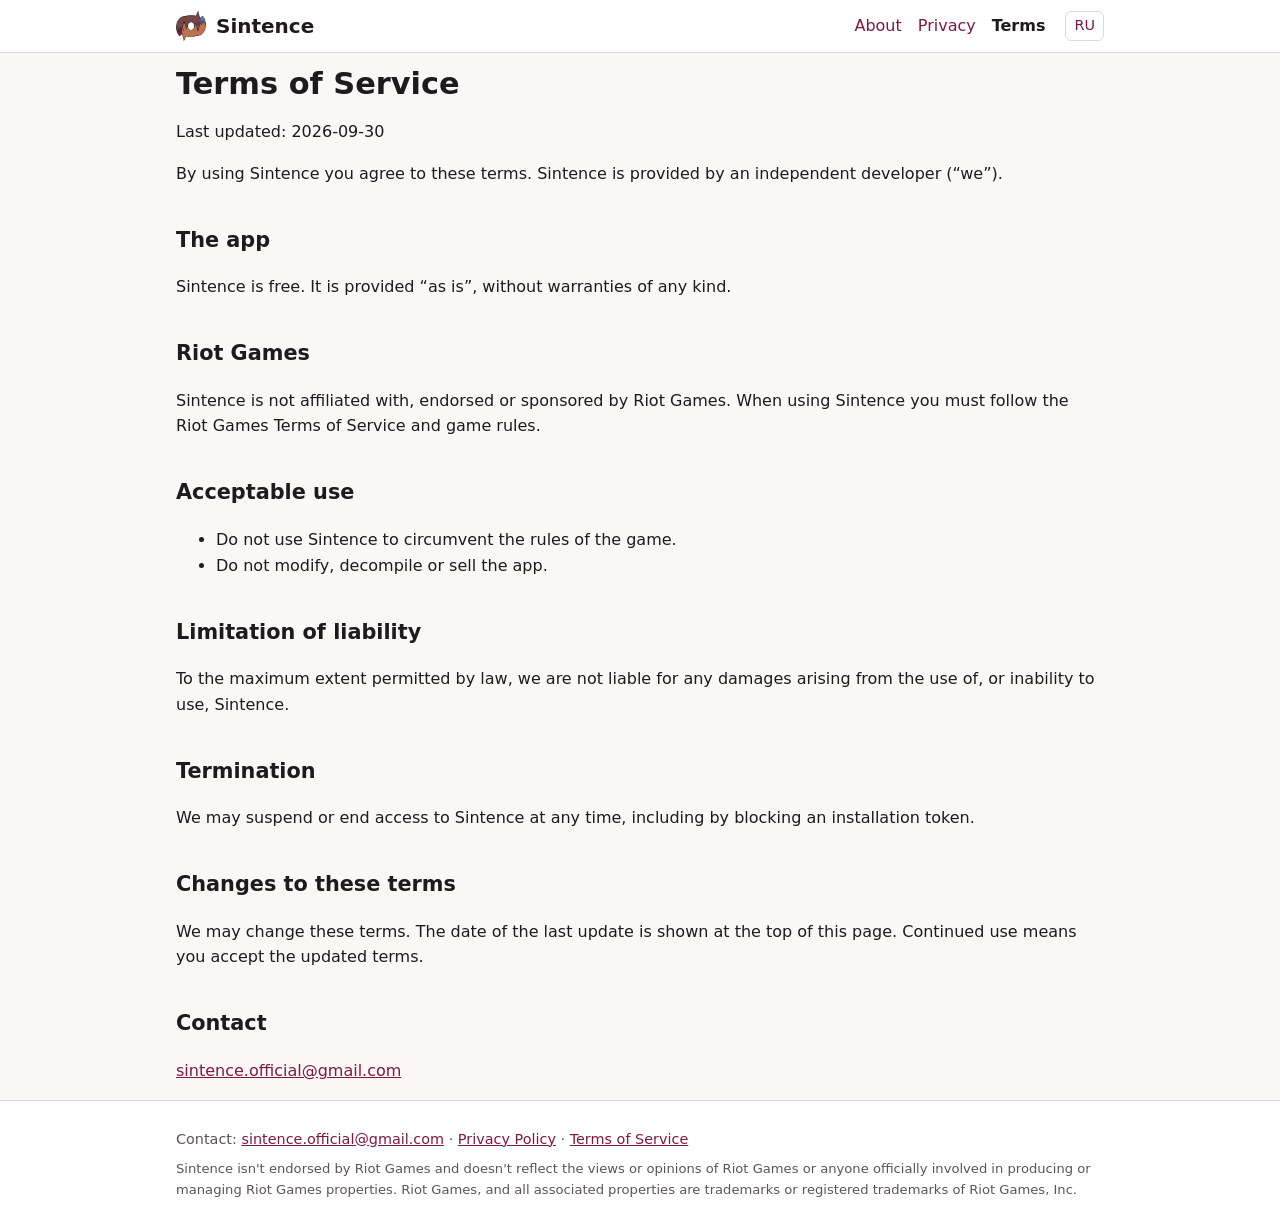
<file: terms.html>
<!doctype html>
<html lang="en">
<head>
<meta charset="utf-8">
<meta name="viewport" content="width=device-width, initial-scale=1">
<meta name="color-scheme" content="dark light">
<title>Terms of Service — Sintence</title>
<meta name="description" content="Sintence Terms of Service: terms of use of the free League of Legends overlay app for Windows.">
<link rel="stylesheet" href="assets/style.css">
<link rel="canonical" href="https://sintence.ru/terms.html">
<link rel="alternate" hreflang="en" href="https://sintence.ru/terms.html">
<link rel="alternate" hreflang="ru" href="https://sintence.ru/ru/terms.html">
<link rel="alternate" hreflang="x-default" href="https://sintence.ru/terms.html">
<link rel="icon" href="favicon.ico" sizes="32x32">
<link rel="icon" href="icon-192.png" type="image/png" sizes="192x192">
<link rel="apple-touch-icon" href="apple-touch-icon.png">
<meta name="theme-color" content="#0f1115">
<meta property="og:type" content="website">
<meta property="og:site_name" content="Sintence">
<meta property="og:title" content="Terms of Service — Sintence">
<meta property="og:description" content="Sintence Terms of Service: terms of use of the free League of Legends overlay app for Windows.">
<meta property="og:url" content="https://sintence.ru/terms.html">
<meta property="og:image" content="https://sintence.ru/assets/shot-ingame-en.webp">
<meta property="og:image:width" content="1600">
<meta property="og:image:height" content="476">
<meta property="og:locale" content="en_US">
<meta property="og:locale:alternate" content="ru_RU">
<meta name="twitter:card" content="summary_large_image">
</head>
<body>
<header><div class="wrap">
<a class="brand" href="index.html"><img src="icon-192.png" alt="" width="30" height="30">Sintence</a>
<nav><a href="index.html">About</a><a href="privacy.html">Privacy</a><a href="terms.html" aria-current="page">Terms</a></nav>
<a class="lang" href="ru/terms.html" hreflang="ru" lang="ru">RU</a>
</div></header>
<main class="wrap">
<h1>Terms of Service</h1>
<p>Last updated: 2026-09-30</p>
<p>By using Sintence you agree to these terms. Sintence is provided by an independent developer (&ldquo;we&rdquo;).</p>
<h2>The app</h2>
<p>Sintence is free. It is provided &ldquo;as is&rdquo;, without warranties of any kind.</p>
<h2>Riot Games</h2>
<p>Sintence is not affiliated with, endorsed or sponsored by Riot Games. When using Sintence you must follow the Riot Games Terms of Service and game rules.</p>
<h2>Acceptable use</h2>
<ul>
<li>Do not use Sintence to circumvent the rules of the game.</li>
<li>Do not modify, decompile or sell the app.</li>
</ul>
<h2>Limitation of liability</h2>
<p>To the maximum extent permitted by law, we are not liable for any damages arising from the use of, or inability to use, Sintence.</p>
<h2>Termination</h2>
<p>We may suspend or end access to Sintence at any time, including by blocking an installation token.</p>
<h2>Changes to these terms</h2>
<p>We may change these terms. The date of the last update is shown at the top of this page. Continued use means you accept the updated terms.</p>
<h2>Contact</h2>
<p><a href="mailto:sintence.official@gmail.com">sintence.official@gmail.com</a></p>
</main>
<footer><div class="wrap">
<p>Contact: <a href="mailto:sintence.official@gmail.com">sintence.official@gmail.com</a> · <a href="privacy.html">Privacy Policy</a> · <a href="terms.html">Terms of Service</a></p>
<p class="legal" lang="en">Sintence isn't endorsed by Riot Games and doesn't reflect the views or opinions of Riot Games or anyone officially involved in producing or managing Riot Games properties. Riot Games, and all associated properties are trademarks or registered trademarks of Riot Games, Inc.</p>
</div></footer>
</body>
</html>
</file>
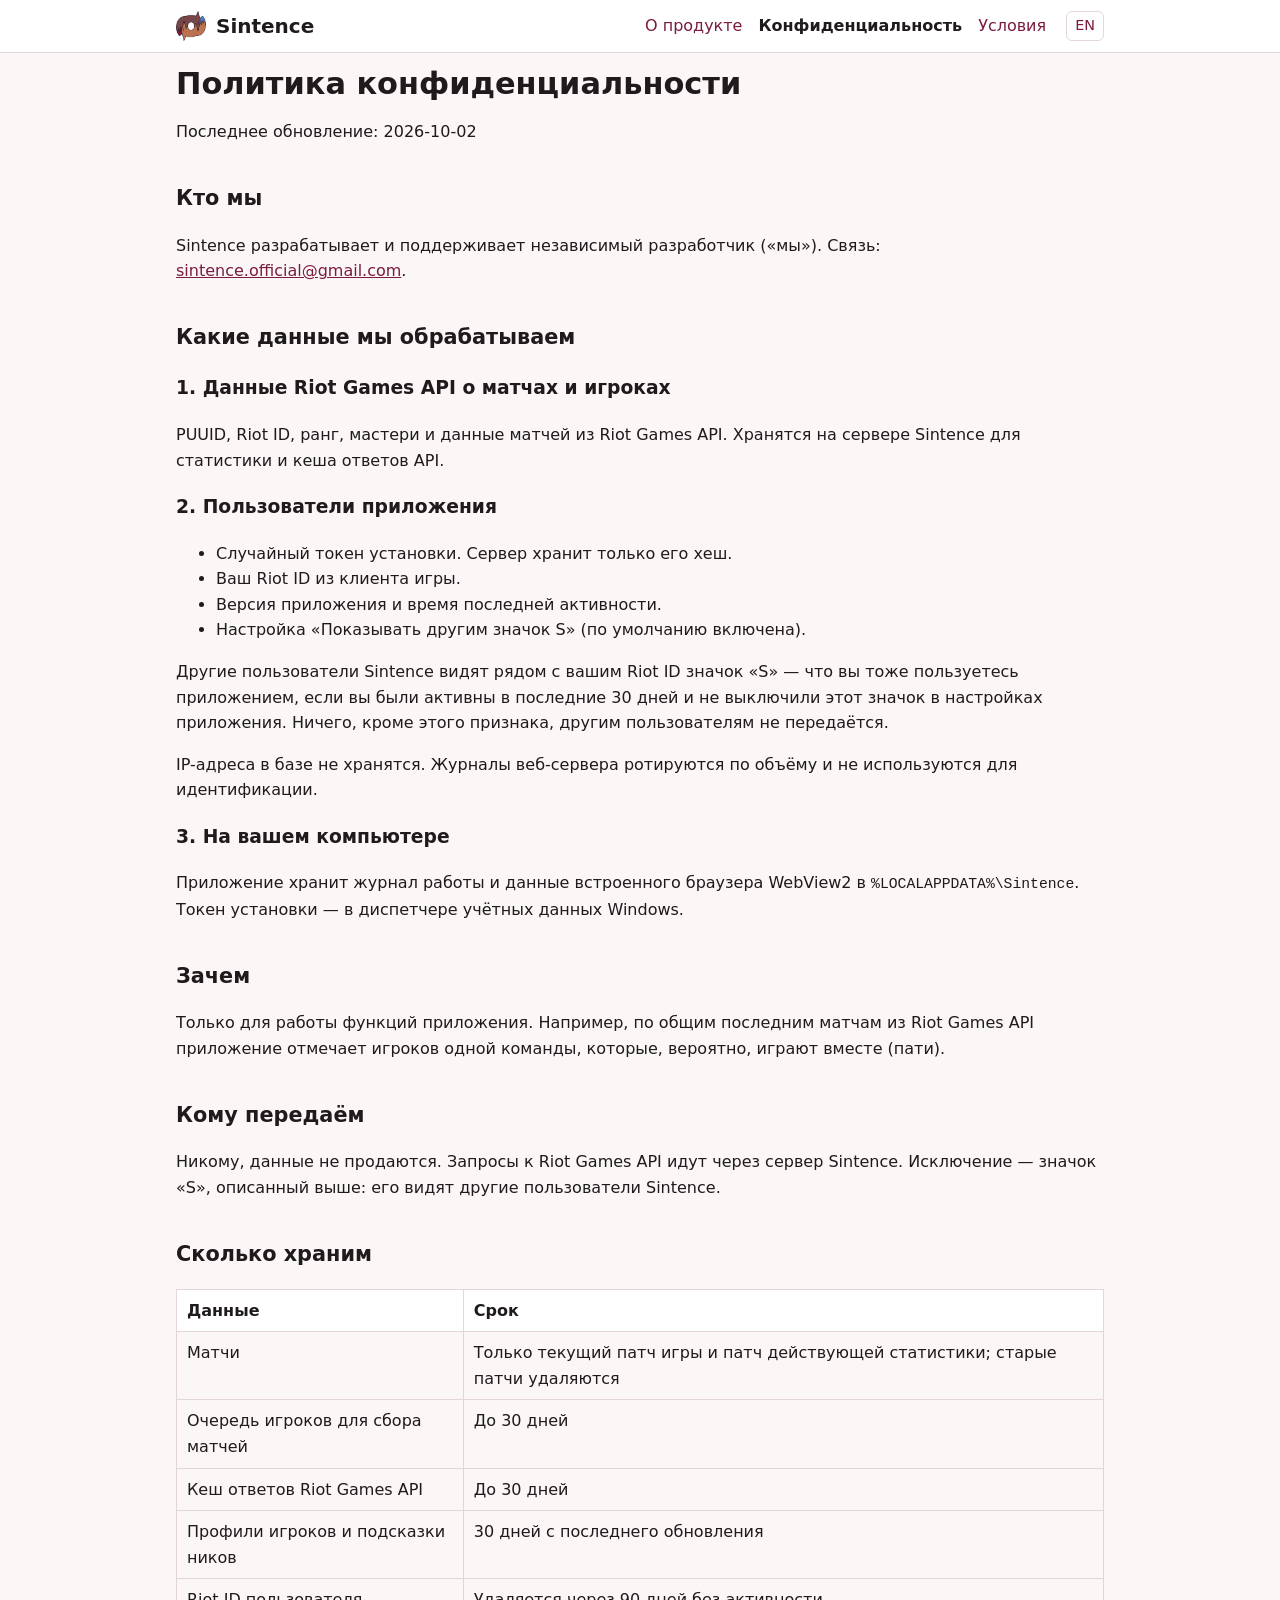
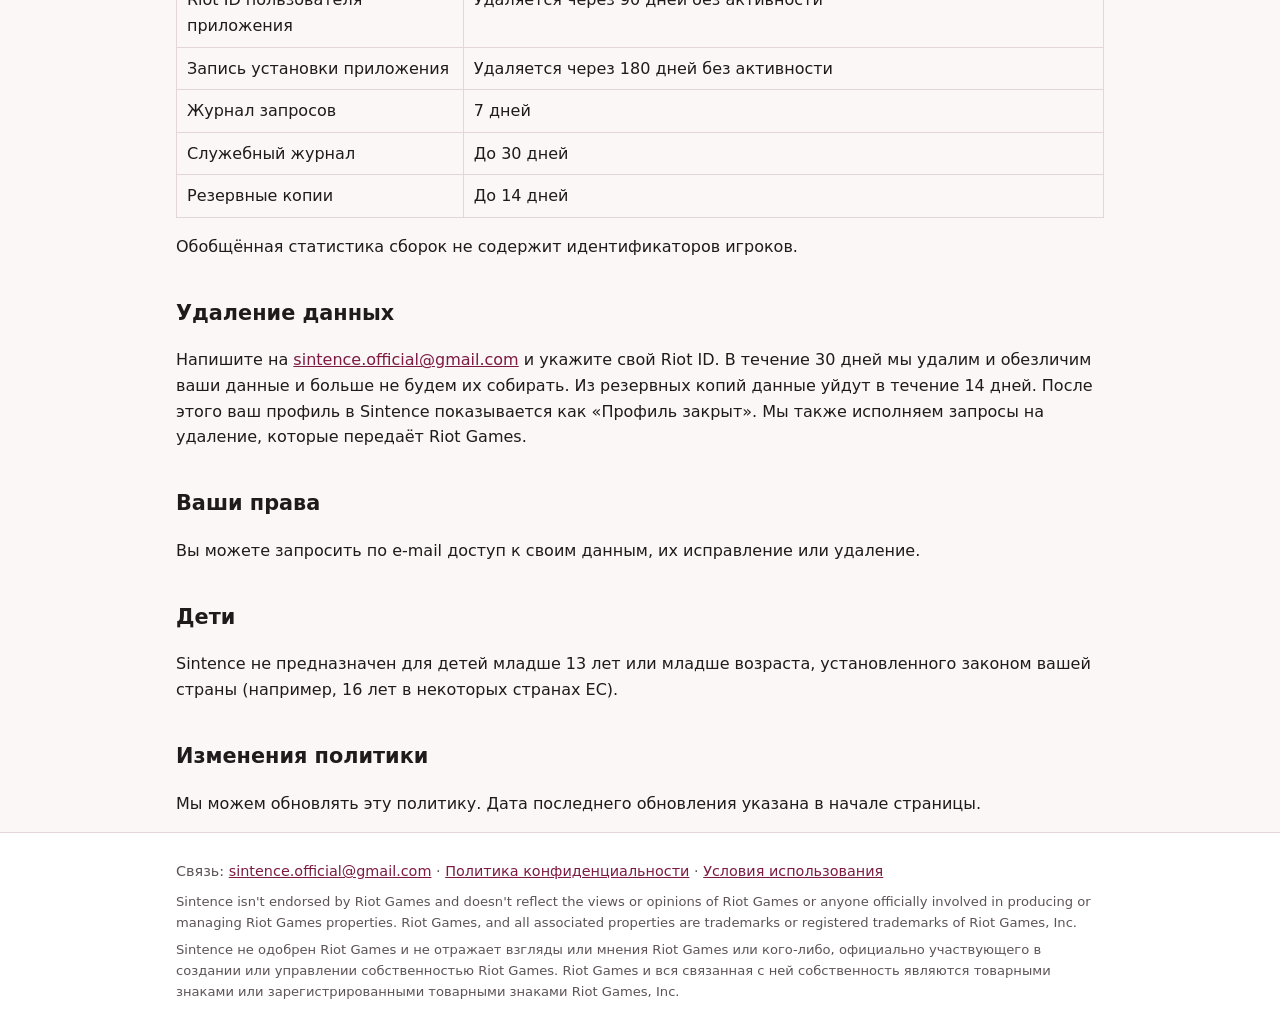
<file: ru/privacy.html>
<!doctype html>
<html lang="ru">
<head>
<meta charset="utf-8">
<meta name="viewport" content="width=device-width, initial-scale=1">
<meta name="color-scheme" content="dark light">
<title>Политика конфиденциальности — Sintence</title>
<meta name="description" content="Политика конфиденциальности Sintence: какие данные обрабатывает оверлей для League of Legends, зачем, где они хранятся и как их удалить.">
<link rel="stylesheet" href="../assets/style.css">
<link rel="canonical" href="https://sintence.ru/ru/privacy.html">
<link rel="alternate" hreflang="en" href="https://sintence.ru/privacy.html">
<link rel="alternate" hreflang="ru" href="https://sintence.ru/ru/privacy.html">
<link rel="alternate" hreflang="x-default" href="https://sintence.ru/privacy.html">
<link rel="icon" href="../favicon.ico" sizes="32x32">
<link rel="icon" href="../icon-192.png" type="image/png" sizes="192x192">
<link rel="apple-touch-icon" href="../apple-touch-icon.png">
<meta name="theme-color" content="#0f1115">
<meta property="og:type" content="website">
<meta property="og:site_name" content="Sintence">
<meta property="og:title" content="Политика конфиденциальности — Sintence">
<meta property="og:description" content="Политика конфиденциальности Sintence: какие данные обрабатывает оверлей для League of Legends, зачем, где они хранятся и как их удалить.">
<meta property="og:url" content="https://sintence.ru/ru/privacy.html">
<meta property="og:image" content="https://sintence.ru/assets/shot-ingame-ru.webp">
<meta property="og:image:width" content="1600">
<meta property="og:image:height" content="476">
<meta property="og:locale" content="ru_RU">
<meta property="og:locale:alternate" content="en_US">
<meta name="twitter:card" content="summary_large_image">
</head>
<body>
<header><div class="wrap">
<a class="brand" href="index.html"><img src="../icon-192.png" alt="" width="30" height="30">Sintence</a>
<nav><a href="index.html">О продукте</a><a href="privacy.html" aria-current="page">Конфиденциальность</a><a href="terms.html">Условия</a></nav>
<a class="lang" href="../privacy.html" hreflang="en" lang="en">EN</a>
</div></header>
<main class="wrap">
<h1>Политика конфиденциальности</h1>
<p>Последнее обновление: 2026-10-02</p>
<h2>Кто мы</h2>
<p>Sintence разрабатывает и поддерживает независимый разработчик («мы»). Связь: <a href="mailto:sintence.official@gmail.com">sintence.official@gmail.com</a>.</p>
<h2>Какие данные мы обрабатываем</h2>
<h3>1. Данные Riot Games API о матчах и игроках</h3>
<p>PUUID, Riot ID, ранг, мастери и данные матчей из Riot Games API. Хранятся на сервере Sintence для статистики и кеша ответов API.</p>
<h3>2. Пользователи приложения</h3>
<ul>
<li>Случайный токен установки. Сервер хранит только его хеш.</li>
<li>Ваш Riot ID из клиента игры.</li>
<li>Версия приложения и время последней активности.</li>
<li>Настройка «Показывать другим значок S» (по умолчанию включена).</li>
</ul>
<p>Другие пользователи Sintence видят рядом с вашим Riot ID значок «S» — что вы тоже пользуетесь приложением, если вы были активны в последние 30 дней и не выключили этот значок в настройках приложения. Ничего, кроме этого признака, другим пользователям не передаётся.</p>
<p>IP-адреса в базе не хранятся. Журналы веб-сервера ротируются по объёму и не используются для идентификации.</p>
<h3>3. На вашем компьютере</h3>
<p>Приложение хранит журнал работы и данные встроенного браузера WebView2 в <code>%LOCALAPPDATA%\Sintence</code>. Токен установки — в диспетчере учётных данных Windows.</p>
<h2>Зачем</h2>
<p>Только для работы функций приложения. Например, по общим последним матчам из Riot Games API приложение отмечает игроков одной команды, которые, вероятно, играют вместе (пати).</p>
<h2>Кому передаём</h2>
<p>Никому, данные не продаются. Запросы к Riot Games API идут через сервер Sintence. Исключение — значок «S», описанный выше: его видят другие пользователи Sintence.</p>
<h2>Сколько храним</h2>
<div class="table-wrap"><table>
<tr><th>Данные</th><th>Срок</th></tr>
<tr><td>Матчи</td><td>Только текущий патч игры и патч действующей статистики; старые патчи удаляются</td></tr>
<tr><td>Очередь игроков для сбора матчей</td><td>До 30 дней</td></tr>
<tr><td>Кеш ответов Riot Games API</td><td>До 30 дней</td></tr>
<tr><td>Профили игроков и подсказки ников</td><td>30 дней с последнего обновления</td></tr>
<tr><td>Riot ID пользователя приложения</td><td>Удаляется через 90 дней без активности</td></tr>
<tr><td>Запись установки приложения</td><td>Удаляется через 180 дней без активности</td></tr>
<tr><td>Журнал запросов</td><td>7 дней</td></tr>
<tr><td>Служебный журнал</td><td>До 30 дней</td></tr>
<tr><td>Резервные копии</td><td>До 14 дней</td></tr>
</table></div>
<p>Обобщённая статистика сборок не содержит идентификаторов игроков.</p>
<h2>Удаление данных</h2>
<p>Напишите на <a href="mailto:sintence.official@gmail.com">sintence.official@gmail.com</a> и укажите свой Riot ID. В течение 30 дней мы удалим и обезличим ваши данные и больше не будем их собирать. Из резервных копий данные уйдут в течение 14 дней. После этого ваш профиль в Sintence показывается как «Профиль закрыт». Мы также исполняем запросы на удаление, которые передаёт Riot Games.</p>
<h2>Ваши права</h2>
<p>Вы можете запросить по e-mail доступ к своим данным, их исправление или удаление.</p>
<h2>Дети</h2>
<p>Sintence не предназначен для детей младше 13 лет или младше возраста, установленного законом вашей страны (например, 16 лет в некоторых странах ЕС).</p>
<h2>Изменения политики</h2>
<p>Мы можем обновлять эту политику. Дата последнего обновления указана в начале страницы.</p>
</main>
<footer><div class="wrap">
<p>Связь: <a href="mailto:sintence.official@gmail.com">sintence.official@gmail.com</a> · <a href="privacy.html">Политика конфиденциальности</a> · <a href="terms.html">Условия использования</a></p>
<p class="legal" lang="en">Sintence isn't endorsed by Riot Games and doesn't reflect the views or opinions of Riot Games or anyone officially involved in producing or managing Riot Games properties. Riot Games, and all associated properties are trademarks or registered trademarks of Riot Games, Inc.</p>
<p class="legal">Sintence не одобрен Riot Games и не отражает взгляды или мнения Riot Games или кого-либо, официально участвующего в создании или управлении собственностью Riot Games. Riot Games и вся связанная с ней собственность являются товарными знаками или зарегистрированными товарными знаками Riot Games, Inc.</p>
</div></footer>
</body>
</html>
</file>
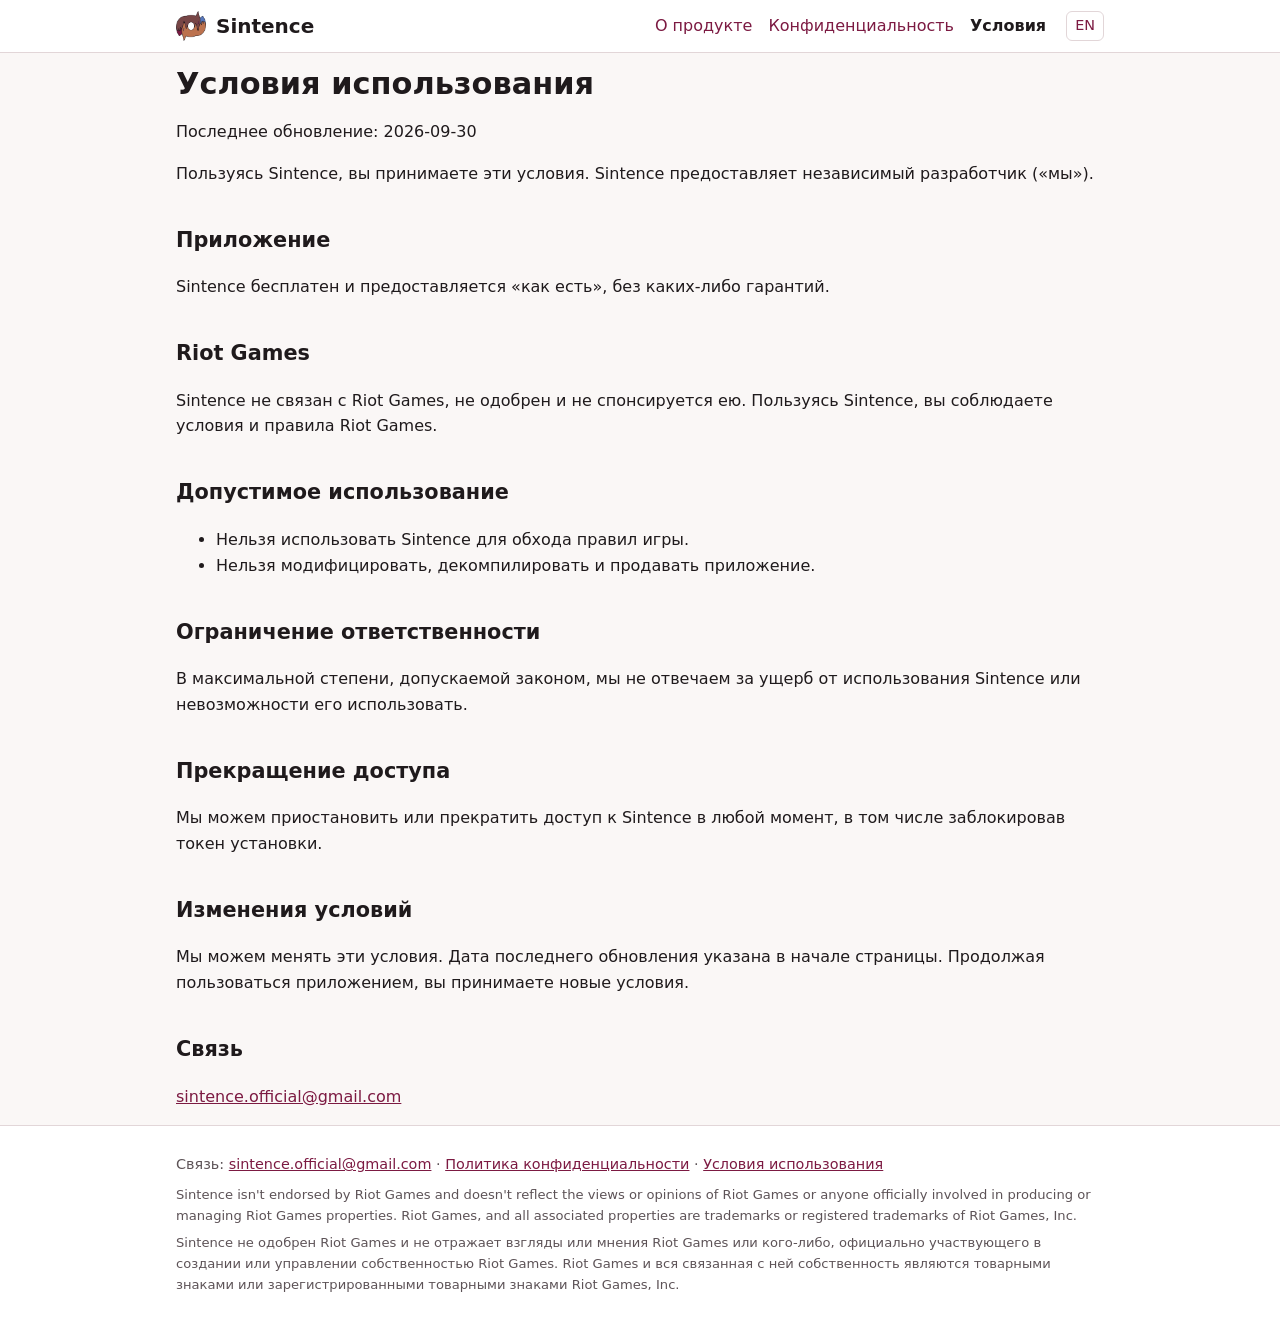
<file: ru/terms.html>
<!doctype html>
<html lang="ru">
<head>
<meta charset="utf-8">
<meta name="viewport" content="width=device-width, initial-scale=1">
<meta name="color-scheme" content="dark light">
<title>Условия использования — Sintence</title>
<meta name="description" content="Условия использования Sintence — бесплатного оверлея для League of Legends под Windows.">
<link rel="stylesheet" href="../assets/style.css">
<link rel="canonical" href="https://sintence.ru/ru/terms.html">
<link rel="alternate" hreflang="en" href="https://sintence.ru/terms.html">
<link rel="alternate" hreflang="ru" href="https://sintence.ru/ru/terms.html">
<link rel="alternate" hreflang="x-default" href="https://sintence.ru/terms.html">
<link rel="icon" href="../favicon.ico" sizes="32x32">
<link rel="icon" href="../icon-192.png" type="image/png" sizes="192x192">
<link rel="apple-touch-icon" href="../apple-touch-icon.png">
<meta name="theme-color" content="#0f1115">
<meta property="og:type" content="website">
<meta property="og:site_name" content="Sintence">
<meta property="og:title" content="Условия использования — Sintence">
<meta property="og:description" content="Условия использования Sintence — бесплатного оверлея для League of Legends под Windows.">
<meta property="og:url" content="https://sintence.ru/ru/terms.html">
<meta property="og:image" content="https://sintence.ru/assets/shot-ingame-ru.webp">
<meta property="og:image:width" content="1600">
<meta property="og:image:height" content="476">
<meta property="og:locale" content="ru_RU">
<meta property="og:locale:alternate" content="en_US">
<meta name="twitter:card" content="summary_large_image">
</head>
<body>
<header><div class="wrap">
<a class="brand" href="index.html"><img src="../icon-192.png" alt="" width="30" height="30">Sintence</a>
<nav><a href="index.html">О продукте</a><a href="privacy.html">Конфиденциальность</a><a href="terms.html" aria-current="page">Условия</a></nav>
<a class="lang" href="../terms.html" hreflang="en" lang="en">EN</a>
</div></header>
<main class="wrap">
<h1>Условия использования</h1>
<p>Последнее обновление: 2026-09-30</p>
<p>Пользуясь Sintence, вы принимаете эти условия. Sintence предоставляет независимый разработчик («мы»).</p>
<h2>Приложение</h2>
<p>Sintence бесплатен и предоставляется «как есть», без каких-либо гарантий.</p>
<h2>Riot Games</h2>
<p>Sintence не связан с Riot Games, не одобрен и не спонсируется ею. Пользуясь Sintence, вы соблюдаете условия и правила Riot Games.</p>
<h2>Допустимое использование</h2>
<ul>
<li>Нельзя использовать Sintence для обхода правил игры.</li>
<li>Нельзя модифицировать, декомпилировать и продавать приложение.</li>
</ul>
<h2>Ограничение ответственности</h2>
<p>В максимальной степени, допускаемой законом, мы не отвечаем за ущерб от использования Sintence или невозможности его использовать.</p>
<h2>Прекращение доступа</h2>
<p>Мы можем приостановить или прекратить доступ к Sintence в любой момент, в том числе заблокировав токен установки.</p>
<h2>Изменения условий</h2>
<p>Мы можем менять эти условия. Дата последнего обновления указана в начале страницы. Продолжая пользоваться приложением, вы принимаете новые условия.</p>
<h2>Связь</h2>
<p><a href="mailto:sintence.official@gmail.com">sintence.official@gmail.com</a></p>
</main>
<footer><div class="wrap">
<p>Связь: <a href="mailto:sintence.official@gmail.com">sintence.official@gmail.com</a> · <a href="privacy.html">Политика конфиденциальности</a> · <a href="terms.html">Условия использования</a></p>
<p class="legal" lang="en">Sintence isn't endorsed by Riot Games and doesn't reflect the views or opinions of Riot Games or anyone officially involved in producing or managing Riot Games properties. Riot Games, and all associated properties are trademarks or registered trademarks of Riot Games, Inc.</p>
<p class="legal">Sintence не одобрен Riot Games и не отражает взгляды или мнения Riot Games или кого-либо, официально участвующего в создании или управлении собственностью Riot Games. Riot Games и вся связанная с ней собственность являются товарными знаками или зарегистрированными товарными знаками Riot Games, Inc.</p>
</div></footer>
</body>
</html>
</file>
<file: assets/style.css>
/* Палитра иконки: коричневый #78464a, терракота #bd7350, бордовый #7c1a42, синий #577ac0.
   Для текста на тёмном фоне — осветлённые оттенки (контраст ≥ 4.5:1). */
:root{--bg:#110d10;--panel:#1b1519;--text:#ece6e7;--muted:#b0a5a8;--accent:#e3a383;--accent2:#9db3e3;--border:#3a2a30;
--brown:#78464a;--terra:#bd7350;--wine:#7c1a42;--blue:#577ac0;--btn-text:#fff}
@media (prefers-color-scheme: light){:root{--bg:#faf7f6;--panel:#fff;--text:#1f1a1c;--muted:#5d5357;--accent:#7c1a42;--accent2:#3a5a9e;--border:#e2d6d8}}
*{box-sizing:border-box}
html{-webkit-text-size-adjust:100%}
body{margin:0;background:var(--bg);color:var(--text);font:16px/1.6 system-ui,-apple-system,"Segoe UI",Roboto,sans-serif;overflow-wrap:anywhere;overflow-x:hidden}
a{color:var(--accent);transition:color .2s}
a:hover{color:var(--accent2)}
.wrap{max-width:960px;margin:0 auto;padding:0 16px}
header{border-bottom:1px solid var(--border);background:var(--panel)}
header .wrap{display:flex;flex-wrap:wrap;align-items:center;gap:8px 20px;padding-top:10px;padding-bottom:10px}
.brand{display:inline-flex;align-items:center;gap:10px;font-weight:700;font-size:1.25rem;text-decoration:none;color:var(--text);margin-right:auto}
.brand img{width:30px;height:30px;border-radius:7px}
nav{display:flex;flex-wrap:wrap;gap:4px 16px}
nav a{text-decoration:none}
nav a[aria-current]{color:var(--text);font-weight:600}
.lang{border:1px solid var(--border);border-radius:6px;padding:2px 8px;text-decoration:none;font-size:.9rem;transition:border-color .2s,color .2s}
.lang:hover{border-color:var(--terra)}
main{padding:24px 0 40px}
h1{font-size:1.9rem;line-height:1.25;margin:.4em 0}
h2{font-size:1.3rem;margin-top:1.8em}
.lead{font-size:1.1rem;color:var(--muted)}
.card{background:var(--panel);border:1px solid var(--border);border-radius:10px;padding:12px 18px;margin:12px 0}
.table-wrap{overflow-x:auto}
table{border-collapse:collapse;width:100%}
th,td{border:1px solid var(--border);padding:8px 10px;text-align:left;vertical-align:top}
th{background:var(--panel)}
code{font-size:.92em}
footer{border-top:1px solid var(--border);background:var(--panel);color:var(--muted);font-size:.9rem;padding:20px 0}
footer p{margin:.5em 0}
.legal{font-size:.82rem}
.btn{display:inline-block;padding:.6em 1.2em;border-radius:8px;border:1px solid var(--border);background:var(--bg);color:var(--muted);font-weight:600;cursor:not-allowed;user-select:none}

/* Первый экран */
.hero{color:#fff;text-align:center;padding:56px 0 48px;
background:linear-gradient(120deg,#2a1218,var(--wine),var(--brown),var(--terra),#34487a,var(--wine));background-size:300% 300%;animation:hero-bg 24s ease-in-out infinite alternate}
.hero h1{font-size:clamp(1.7rem,4.5vw,2.8rem);margin:.3em 0 .2em;text-shadow:0 2px 12px rgba(0,0,0,.45)}
.hero .slogan{font-size:clamp(1.05rem,2.4vw,1.3rem);margin:0 auto 1.2em;max-width:36em;color:#fff;text-shadow:0 1px 8px rgba(0,0,0,.5)}
.hero-icon{display:block;margin:0 auto;width:128px;height:128px;border-radius:28px;box-shadow:0 10px 30px rgba(0,0,0,.45);animation:rise .7s ease-out both}
.hero .btn{background:rgba(17,13,16,.55);border-color:rgba(255,255,255,.35);color:#f1e6e8;backdrop-filter:blur(4px)}
@keyframes hero-bg{from{background-position:0% 50%}to{background-position:100% 50%}}

/* Плавное появление */
.reveal,main>h2,main>p{animation:rise .6s ease-out both}
@keyframes rise{from{opacity:0;transform:translateY(12px)}to{opacity:1;transform:none}}

/* Карусель: без JS — лента со scroll-snap */
.carousel{position:relative;margin:16px 0}
.track{display:flex;gap:16px;overflow-x:auto;scroll-snap-type:x mandatory;-webkit-overflow-scrolling:touch;padding-bottom:8px;border-radius:10px}
.track:focus-visible{outline:2px solid var(--accent);outline-offset:4px}
.track figure{flex:0 0 100%;margin:0;scroll-snap-align:start;min-width:0}
.track img{display:block;width:100%;height:auto;border:1px solid var(--border);border-radius:8px;background:var(--panel)}
.track .narrow img{width:auto;max-width:100%;margin:0 auto;image-rendering:auto}
.track .narrow a{display:block;text-align:center}
.track figcaption{color:var(--muted);font-size:.95rem;margin-top:8px;text-align:center}
.carousel.js .track{scrollbar-width:none}
.carousel.js .track::-webkit-scrollbar{display:none}
.controls{display:flex;align-items:center;justify-content:center;gap:12px;margin-top:10px}
.nav-btn{width:40px;height:40px;border-radius:50%;border:1px solid var(--border);background:var(--panel);color:var(--text);font-size:1.15rem;cursor:pointer;transition:background .2s,border-color .2s,transform .2s}
.nav-btn:hover,.nav-btn:focus-visible{background:var(--wine);border-color:var(--terra);color:#fff;transform:scale(1.06)}
.dots{display:flex;flex-wrap:wrap;justify-content:center;gap:6px}
.dot{width:10px;height:10px;padding:0;border-radius:50%;border:1px solid var(--terra);background:transparent;cursor:pointer;transition:background .2s,transform .2s}
.dot:hover{transform:scale(1.3)}
.dot[aria-current]{background:var(--terra)}
.nav-btn:focus-visible,.dot:focus-visible{outline:2px solid var(--accent2);outline-offset:2px}

/* Карточки функций */
.features{display:grid;grid-template-columns:repeat(auto-fill,minmax(260px,1fr));gap:14px;margin:14px 0}
.feature{margin:0;padding:16px 18px;transition:border-color .25s,transform .25s,box-shadow .25s}
.feature:hover{border-color:var(--terra);transform:translateY(-3px);box-shadow:0 8px 22px rgba(124,26,66,.28)}
.feature h3{margin:.5em 0 .3em;font-size:1.05rem}
.feature p{margin:0;color:var(--muted)}
.ico{width:38px;height:38px;padding:7px;border-radius:10px;background:linear-gradient(135deg,var(--wine),var(--brown));color:#fff;fill:none;stroke:currentColor;stroke-width:1.7;stroke-linecap:round;stroke-linejoin:round}
.feature:nth-child(3n+2) .ico{background:linear-gradient(135deg,var(--brown),var(--terra))}
.feature:nth-child(3n) .ico{background:linear-gradient(135deg,#3d5590,var(--blue))}

@media (prefers-reduced-motion: reduce){
*,*::before,*::after{animation:none!important;transition:none!important;scroll-behavior:auto!important}
}
</file>
